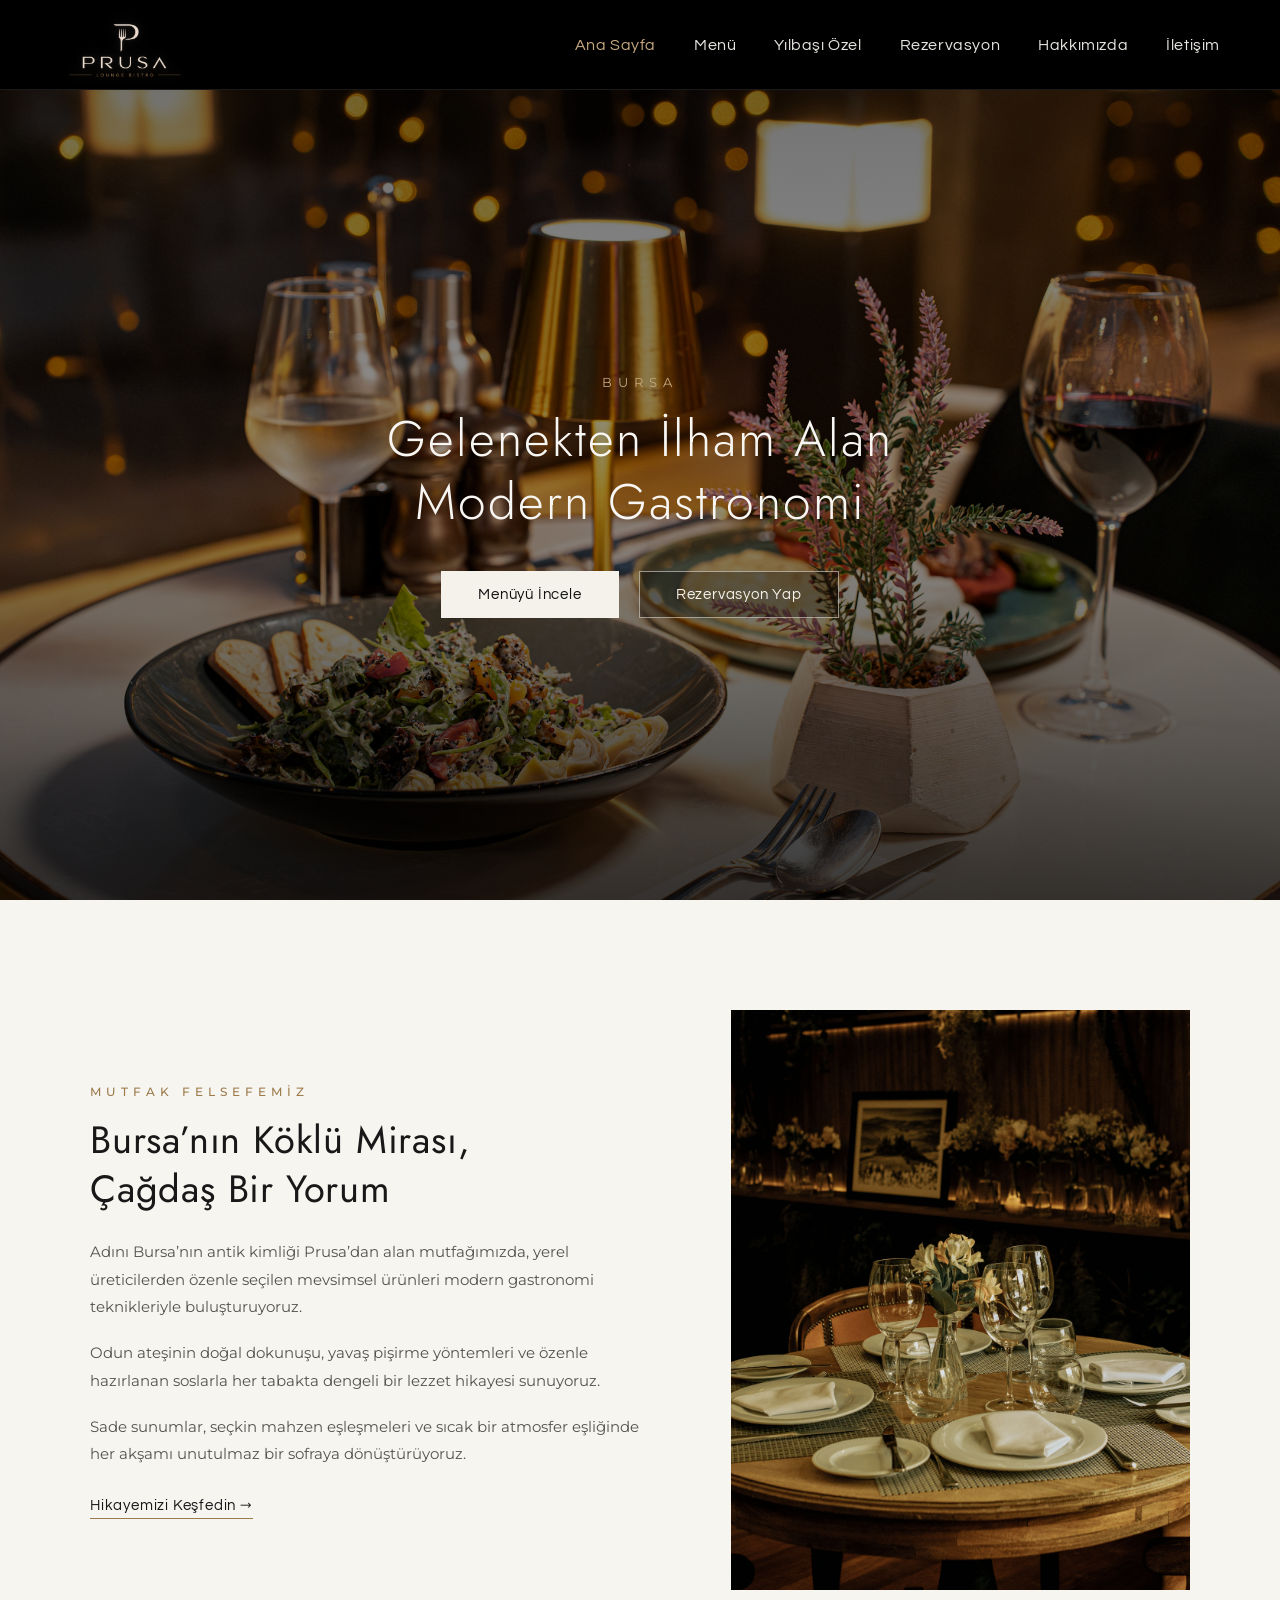
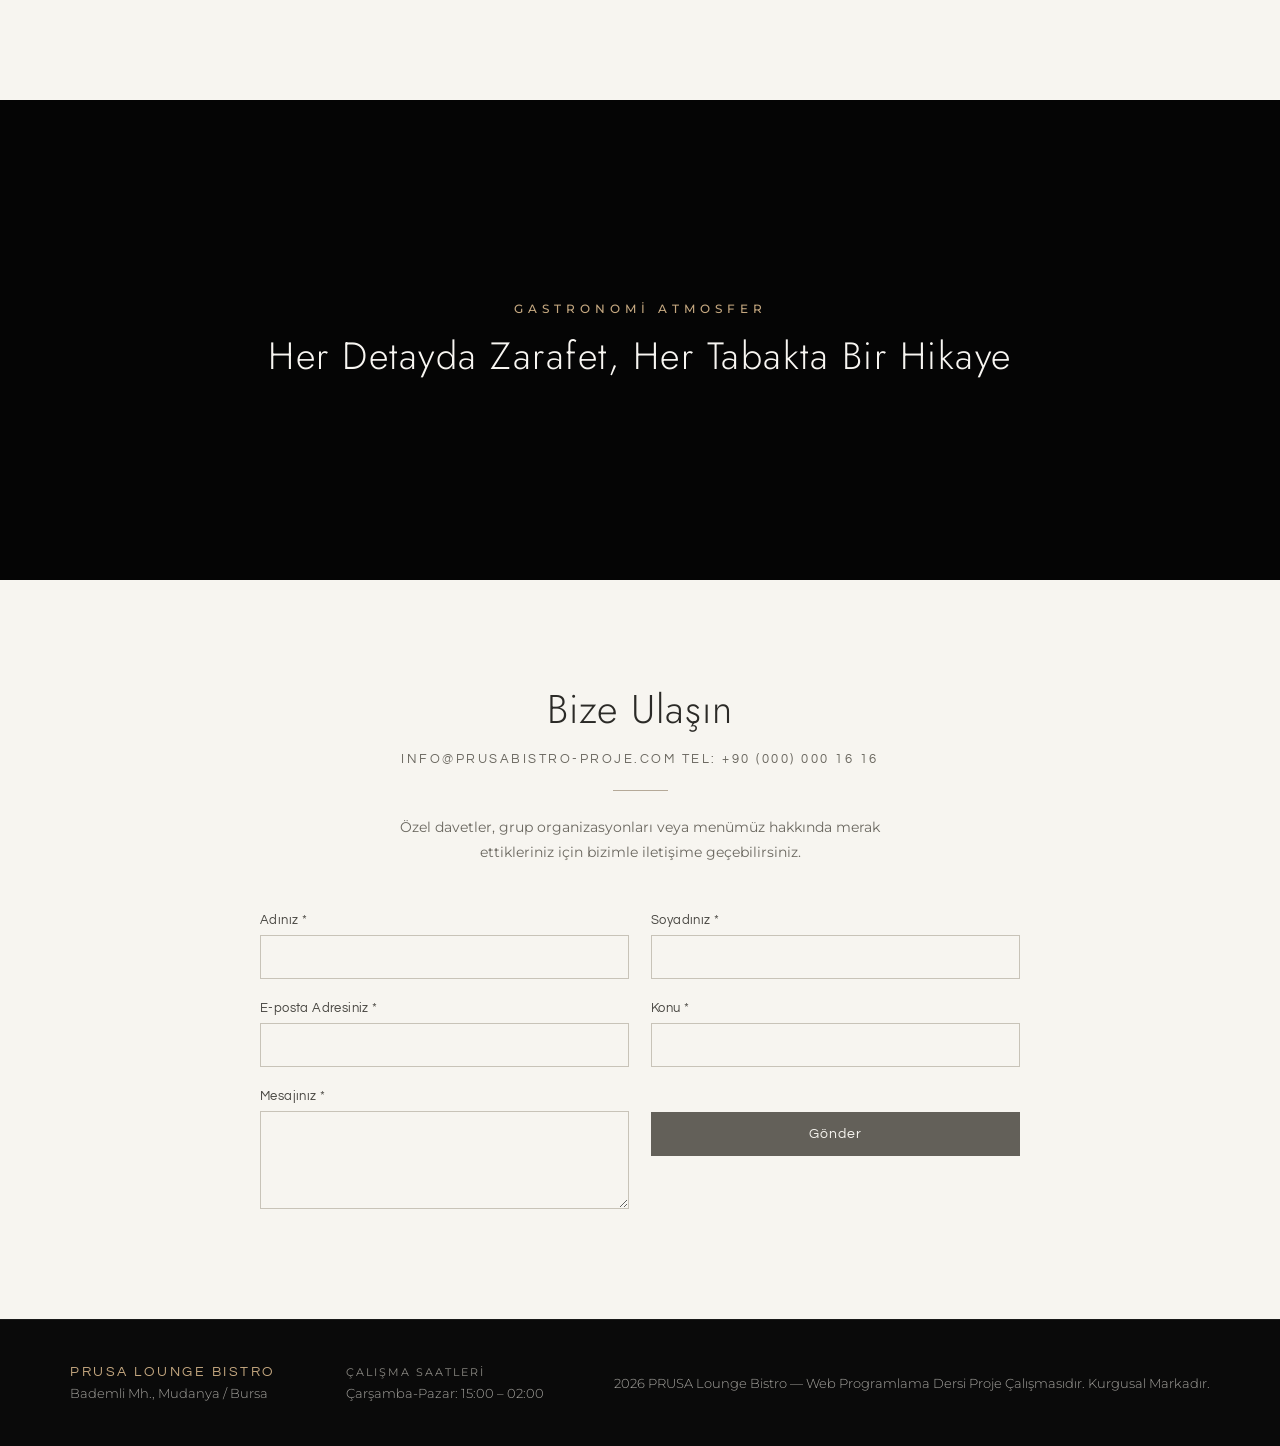
<file: index.html>
<!DOCTYPE html> <!-- Tarayiciya html5 oldugunu bildirme -->
<html>
<head>
    <meta charset="UTF-8"> <!-- Turkce karakterlerin bozulmamasi -->
    <meta name="viewport" content="width=device-width, initial-scale=1.0"> <!-- ekran ölçekleme -->
    <title>PRUSA Lounge & Bistro</title> <!-- Site basligi -->
    <link href="https://fonts.googleapis.com/css2?family=Jost:wght@300;400;500&family=Montserrat:wght@300;400;500;600&family=Questrial&display=swap" rel="stylesheet">
    <link rel="stylesheet" href="css/style.css"> <!-- css dosya baglama -->
</head>
<body>

    <!-- Ust menu alani -->
    <nav class="ust-menu">
        <a href="index.html" class="logo-link"> <!-- Logoya basinca ana sayfa -->
            <img src="images/logop.png">
        </a>
        <!-- Sayfa gecis linkleri -->
        <ul class="menu-linkleri">
            <li><a href="index.html" class="aktif">Ana Sayfa</a></li> <!-- şuan bu sayfa -->
            <li><a href="menu.html">Menü</a></li>
            <li><a href="yilbasi.html">Yılbaşı Özel</a></li>
            <li><a href="rezervasyon.html">Rezervasyon</a></li>
            <li><a href="hakkimizda.html">Hakkımızda</a></li>
            <li><a href="iletisim.html">İletişim</a></li>
        </ul>
    </nav>

    <!-- Ana sayfa karsilama ekrani -->
    <section class="karsilama-alani"> <!-- Arka plan -->
        <div class="karartma-katmani"></div> 
        <div class="karsilama-icerik"> <!-- Ortadaki baslik buton -->
            <span class="alt-baslik">BURSA</span> 
            <h1>Gelenekten İlham Alan<br>Modern Gastronomi</h1>
            <div class="karsilama-butonlar"> <!-- Yonlendirme butonu yan yana -->
                <a href="menu.html" class="altin-buton">Menüyü İncele</a>
                <a href="rezervasyon.html" class="cerceve-buton">Rezervasyon Yap</a>
            </div>
        </div>
    </section>

    <!-- MUTFAK FELSEFESI -->
    <section class="hakkimizda-onizleme">
        <div class="hakkimizda-kutu"> <!-- Yazi ve resim yanyana -->
            <div class="hakkimizda-yazi"> <!-- Tanitim yazisi -->
                <span class="bolum-etiketi">MUTFAK FELSEFEMİZ</span>
                <h2>Bursa’nın Köklü Mirası,<br>Çağdaş Bir Yorum</h2>
                <p>
                    Adını Bursa’nın antik kimliği Prusa’dan alan mutfağımızda, yerel üreticilerden özenle seçilen mevsimsel ürünleri modern gastronomi teknikleriyle buluşturuyoruz.
                </p>
                <p>
                    Odun ateşinin doğal dokunuşu, yavaş pişirme yöntemleri ve özenle hazırlanan soslarla her tabakta dengeli bir lezzet hikayesi sunuyoruz.
                </p>
                <p>
                    Sade sunumlar, seçkin mahzen eşleşmeleri ve sıcak bir atmosfer eşliğinde her akşamı unutulmaz bir sofraya dönüştürüyoruz.
                </p>
                <a href="hakkimizda.html" class="metin-linki">Hikayemizi Keşfedin →</a>
            </div>
            <div class="hakkimizda-resim"> <!-- restoran gorsel -->
                <img src="images/anasayfa2.png" alt="PRUSA Mutfak Felsefesi">
            </div>
        </div>
    </section>

    <!-- Video kismi -->
    <section class="atmosfer-alani">
        <video class="atmosfer-video" autoplay loop muted playsinline>
            <source src="images/mutfakk.mp4" type="video/mp4">
        </video>
        <div class="atmosfer-karartma"></div>
        <div class="atmosfer-icerik">
            <span>GASTRONOMİ  ATMOSFER</span>
            <h2>Her Detayda Zarafet, Her Tabakta Bir Hikaye</h2>
        </div>
    </section>

    <!-- Ana Sayfa Iletisim -->
    <section class="iletisim-bolumu"> <!-- Iletisim arka plan cerceve -->
        <div class="iletisim-kutu"> <!-- formu ortaya sayfanin -->
            <h2>Bize Ulaşın</h2>
            <p class="iletisim-bilgi">INFO@PRUSABISTRO-PROJE.COM    TEL: +90 (000) 000 16 16</p>
            <div class="iletisim-cizgi"></div> <!-- Baslik ile aciklama arasi  cizgi -->
            <p class="iletisim-aciklama"> <!-- mesaj gonderme  aciklama -->
                Özel davetler, grup organizasyonları veya menümüz hakkında merak ettikleriniz için bizimle iletişime geçebilirsiniz.
            </p>
        <!-- action: form gonderilince gidilecek sayfa -->
            <form action="iletisim.html" class="iletisim-formu" onsubmit="alert('Mesajınız alınmıştır. En kısa sürede dönüş yapılacaktır.');">
               <div class="form-satir"> <!-- ad soyad yanyana -->
                    <div class="form-grup">
                        <label for="ad">Adınız *</label> <!-- ada tıklayınca aktif eder -->
                        <input type="text" id="ad" required>
                    </div>
                    <div class="form-grup">
                        <label for="soyad">Soyadınız *</label>
                        <input type="text" id="soyad" required> <!-- zorunlu doldurma -->
                    </div>
                </div>

                <div class="form-satir">
                    <div class="form-grup">
                        <label for="eposta">E-posta Adresiniz *</label>
                        <input type="email" id="eposta" required> <!-- e-posta formatı kontrolü -->
                    </div>
                    <div class="form-grup">
                        <label for="konu">Konu *</label>
                        <input type="text" id="konu" required>
                    </div>
                </div>

                <div class="form-satir form-alt-satir">
                    <div class="form-grup">
                        <label for="mesaj">Mesajınız *</label>
                        <textarea id="mesaj" rows="4" required></textarea> <!-- çok satırlı mesaj alanı -->
                    </div>
                    <div class="form-grup form-buton-alani">
                        <button type="submit" class="gonder-butonu">Gönder</button> <!-- formu gönderen buton -->
                    </div>
                </div>
            </form>
        </div>
    </section>

    <!-- Alt bilgi kismi -->
    <footer class="alt-bilgi">
        <div class="alt-icerik"> <!-- Sutunu yanyana -->
            <div class="alt-marka"> <!-- sol taraf -->
                <span class="alt-baslik-marka">PRUSA LOUNGE BISTRO</span>
                <p>Bademli Mh., Mudanya / Bursa</p>
            </div>
            <div class="alt-saatler">
                <span>ÇALIŞMA SAATLERİ</span>
                <p>Çarşamba-Pazar: 15:00 – 02:00</p>
            </div>
            <div class="alt-telif">
                <p>2026 PRUSA Lounge Bistro — Web Programlama Dersi Proje Çalışmasıdır. Kurgusal Markadır.</p>
            </div>
        </div>
    </footer>

</body>
</html>
</file>
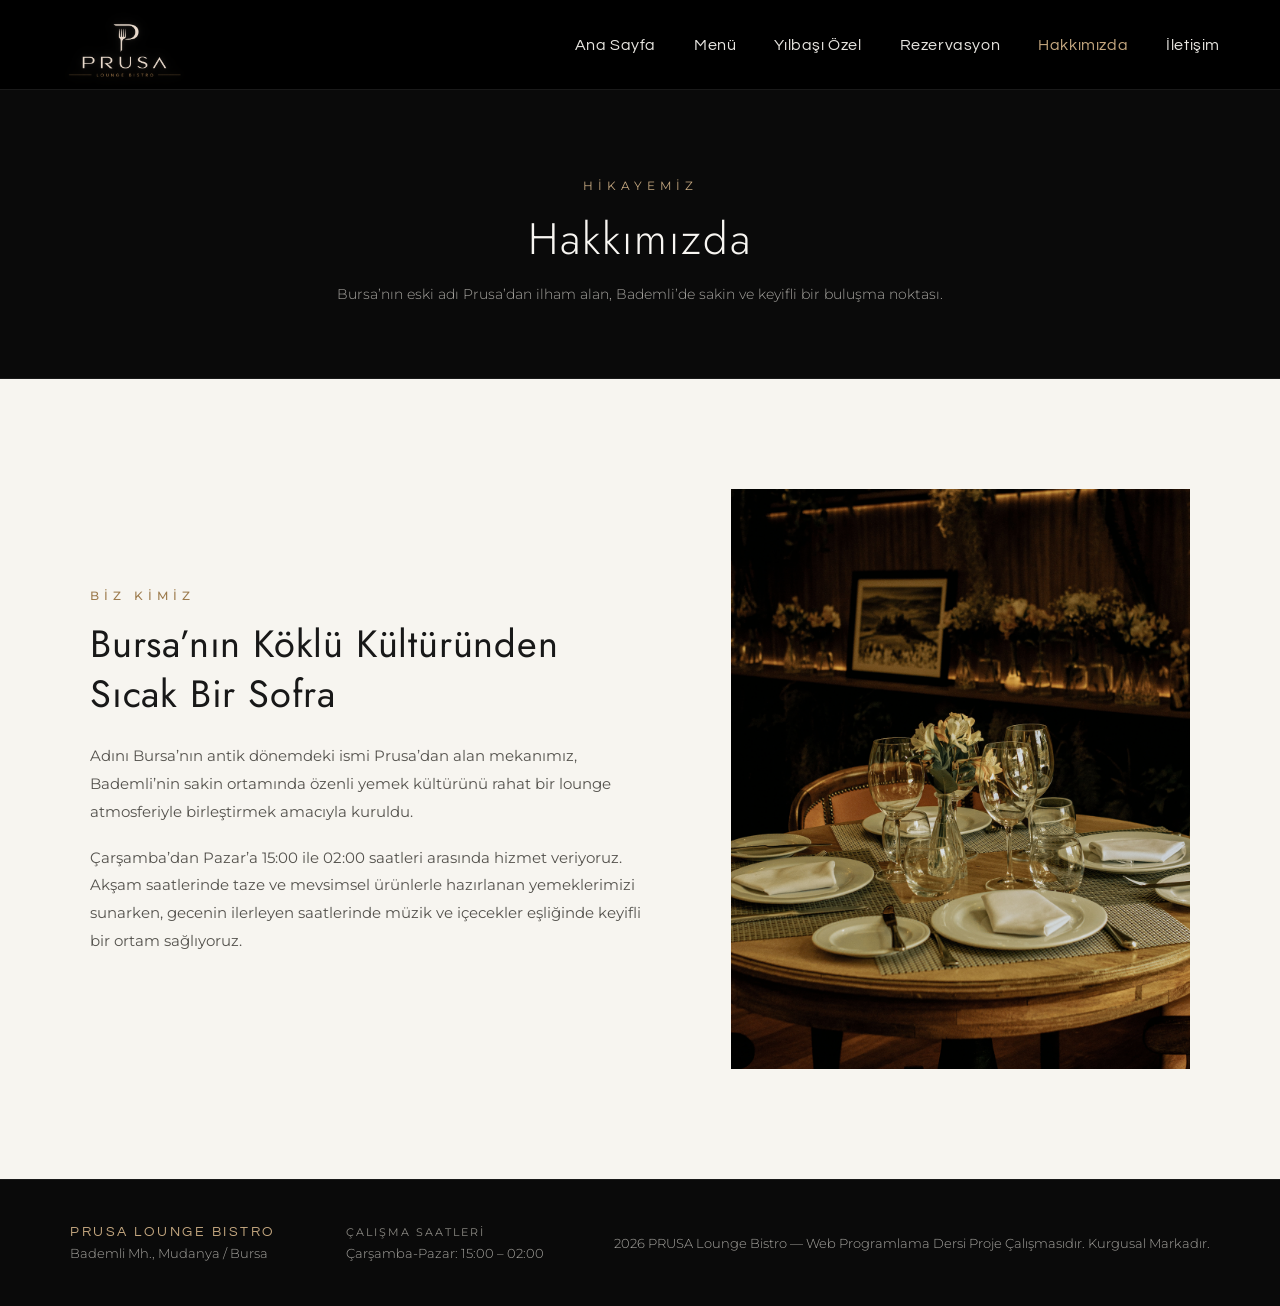
<file: hakkimizda.html>
<!DOCTYPE html> <!-- Tarayiciya html5 oldugunu bildirme -->
<html>
<head>
    <meta charset="UTF-8"> <!-- Turkce karakterler bozulmasin -->
    <meta name="viewport" content="width=device-width, initial-scale=1.0">
    <title>PRUSA Lounge & Bistro</title>
    <link href="https://fonts.googleapis.com/css2?family=Jost:wght@300;400;500&family=Montserrat:wght@300;400;500;600&family=Questrial&display=swap" rel="stylesheet">
    <link rel="stylesheet" href="css/style.css">
</head>
<body>

    <!-- Ust menu alani -->
    <nav class="ust-menu">
        <a href="index.html" class="logo-link">
            <img src="images/logop.png">
        </a>

        <ul class="menu-linkleri">
            <li><a href="index.html">Ana Sayfa</a></li>
            <li><a href="menu.html">Menü</a></li>
            <li><a href="yilbasi.html">Yılbaşı Özel</a></li>
            <li><a href="rezervasyon.html">Rezervasyon</a></li>
            <li><a href="hakkimizda.html" class="aktif">Hakkımızda</a></li>
            <li><a href="iletisim.html">İletişim</a></li>
        </ul>
    </nav>

    <!-- Alt sayfa ust baslik alani -->
    <header class="sayfa-baslik">
        <span class="bolum-etiketi">HİKAYEMİZ</span>
        <h1>Hakkımızda</h1>
        <p>Bursa’nın eski adı Prusa’dan ilham alan, Bademli’de sakin ve keyifli bir buluşma noktası.</p>
    </header>

    <!-- Ana hikaye bolumu -->
    <section class="hakkimizda-onizleme">
        <div class="hakkimizda-kutu">
            <div class="hakkimizda-yazi">
                <span class="bolum-etiketi">BİZ KİMİZ</span>
                <h2>Bursa’nın Köklü Kültüründen<br>Sıcak Bir Sofra</h2>
                <p>
                    Adını Bursa’nın antik dönemdeki ismi Prusa’dan alan mekanımız, Bademli’nin sakin ortamında özenli yemek kültürünü rahat bir lounge atmosferiyle birleştirmek amacıyla kuruldu.
                </p>
                <p>
                    Çarşamba’dan Pazar’a 15:00 ile 02:00 saatleri arasında hizmet veriyoruz. Akşam saatlerinde taze ve mevsimsel ürünlerle hazırlanan yemeklerimizi sunarken, gecenin ilerleyen saatlerinde müzik ve içecekler eşliğinde keyifli bir ortam sağlıyoruz.
                </p>
            </div>
            <div class="hakkimizda-resim">
                <img src="images/anasayfa2.png">
            </div>
        </div>
    </section>

    <!-- Alt bilgi alani -->
    <footer class="alt-bilgi">
        <div class="alt-icerik">
            <div class="alt-marka">
                <span class="alt-baslik-marka">PRUSA LOUNGE BISTRO</span>
                <p>Bademli Mh., Mudanya / Bursa</p>
            </div>
            <div class="alt-saatler">
                <span>ÇALIŞMA SAATLERİ</span>
                <p>Çarşamba-Pazar: 15:00 – 02:00</p>
            </div>
            <div class="alt-telif">
                <p>2026 PRUSA Lounge Bistro — Web Programlama Dersi Proje Çalışmasıdır. Kurgusal Markadır.</p>
            </div>
        </div>
    </footer>

</body>
</html>
</file>
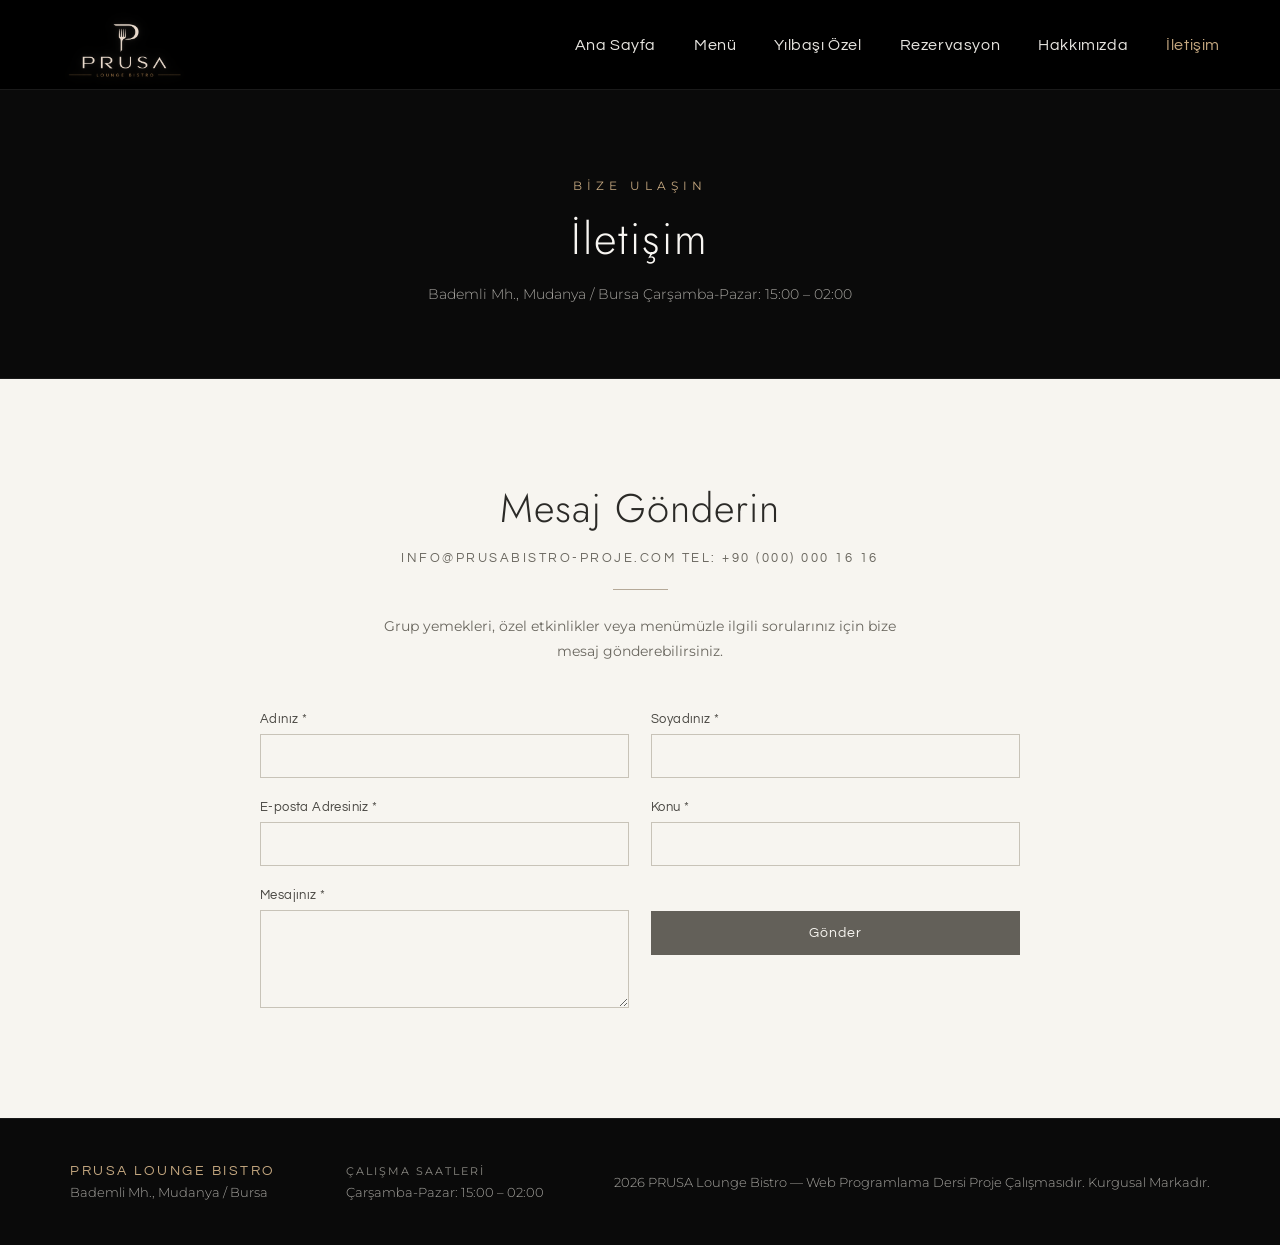
<file: iletisim.html>
<!DOCTYPE html> <!-- Tarayiciya html5 oldugunu bildirme -->
<html>
<head>
    <meta charset="UTF-8"> <!-- Turkce karakterler bozulmasin -->
    <meta name="viewport" content="width=device-width, initial-scale=1.0">
    <title>PRUSA Lounge & Bistro</title>
    <link href="https://fonts.googleapis.com/css2?family=Jost:wght@300;400;500&family=Montserrat:wght@300;400;500;600&family=Questrial&display=swap" rel="stylesheet">
    <link rel="stylesheet" href="css/style.css">
</head>
<body>

    <!-- Ust menu alani -->
    <nav class="ust-menu">
        <a href="index.html" class="logo-link">
            <img src="images/logop.png" alt="PRUSA Lounge & Bistro">
        </a>

        <ul class="menu-linkleri">
            <li><a href="index.html">Ana Sayfa</a></li>
            <li><a href="menu.html">Menü</a></li>
            <li><a href="yilbasi.html">Yılbaşı Özel</a></li>
            <li><a href="rezervasyon.html">Rezervasyon</a></li>
            <li><a href="hakkimizda.html">Hakkımızda</a></li>
            <li><a href="iletisim.html" class="aktif">İletişim</a></li>
        </ul>
    </nav>

    <!-- Alt sayfa ust baslik alani -->
    <header class="sayfa-baslik">
        <span class="bolum-etiketi">BİZE ULAŞIN</span>
        <h1>İletişim</h1>
        <p>Bademli Mh., Mudanya / Bursa Çarşamba-Pazar: 15:00 – 02:00</p>
    </header>

    <!-- Iletisim formu bolumu -->
    <section class="iletisim-bolumu">
        <div class="iletisim-kutu">
            <h2>Mesaj Gönderin</h2>
            <p class="iletisim-bilgi">INFO@PRUSABISTRO-PROJE.COM TEL: +90 (000) 000 16 16</p>
            <div class="iletisim-cizgi"></div>
            <p class="iletisim-aciklama">
                Grup yemekleri, özel etkinlikler veya menümüzle ilgili sorularınız için bize mesaj gönderebilirsiniz.
            </p>

            <form action="iletisim.html" class="iletisim-formu" onsubmit="alert('Mesajınız alınmıştır. En kısa sürede dönüş yapılacaktır.');">
                <div class="form-satir">
                    <div class="form-grup">
                        <label for="ad">Adınız *</label>
                        <input type="text" id="ad" required>
                    </div>
                    <div class="form-grup">
                        <label for="soyad">Soyadınız *</label>
                        <input type="text" id="soyad" required>
                    </div>
                </div>

                <div class="form-satir">
                    <div class="form-grup">
                        <label for="eposta">E-posta Adresiniz *</label>
                        <input type="email" id="eposta" required>
                    </div>
                    <div class="form-grup">
                        <label for="konu">Konu *</label>
                        <input type="text" id="konu" required>
                    </div>
                </div>

                <div class="form-satir form-alt-satir">
                    <div class="form-grup">
                        <label for="mesaj">Mesajınız *</label>
                        <textarea id="mesaj" rows="4" required></textarea>
                    </div>
                    <div class="form-grup form-buton-alani">
                        <button type="submit" class="gonder-butonu">Gönder</button>
                    </div>
                </div>
            </form>
        </div>
    </section>

    <!-- Alt bilgi alani -->
    <footer class="alt-bilgi">
        <div class="alt-icerik">
            <div class="alt-marka">
                <span class="alt-baslik-marka">PRUSA LOUNGE BISTRO</span>
                <p>Bademli Mh., Mudanya / Bursa</p>
            </div>
            <div class="alt-saatler">
                <span>ÇALIŞMA SAATLERİ</span>
                <p>Çarşamba-Pazar: 15:00 – 02:00</p>
            </div>
            <div class="alt-telif">
                <p>2026 PRUSA Lounge Bistro — Web Programlama Dersi Proje Çalışmasıdır. Kurgusal Markadır.</p>
            </div>
        </div>
    </footer>

</body>
</html>
</file>
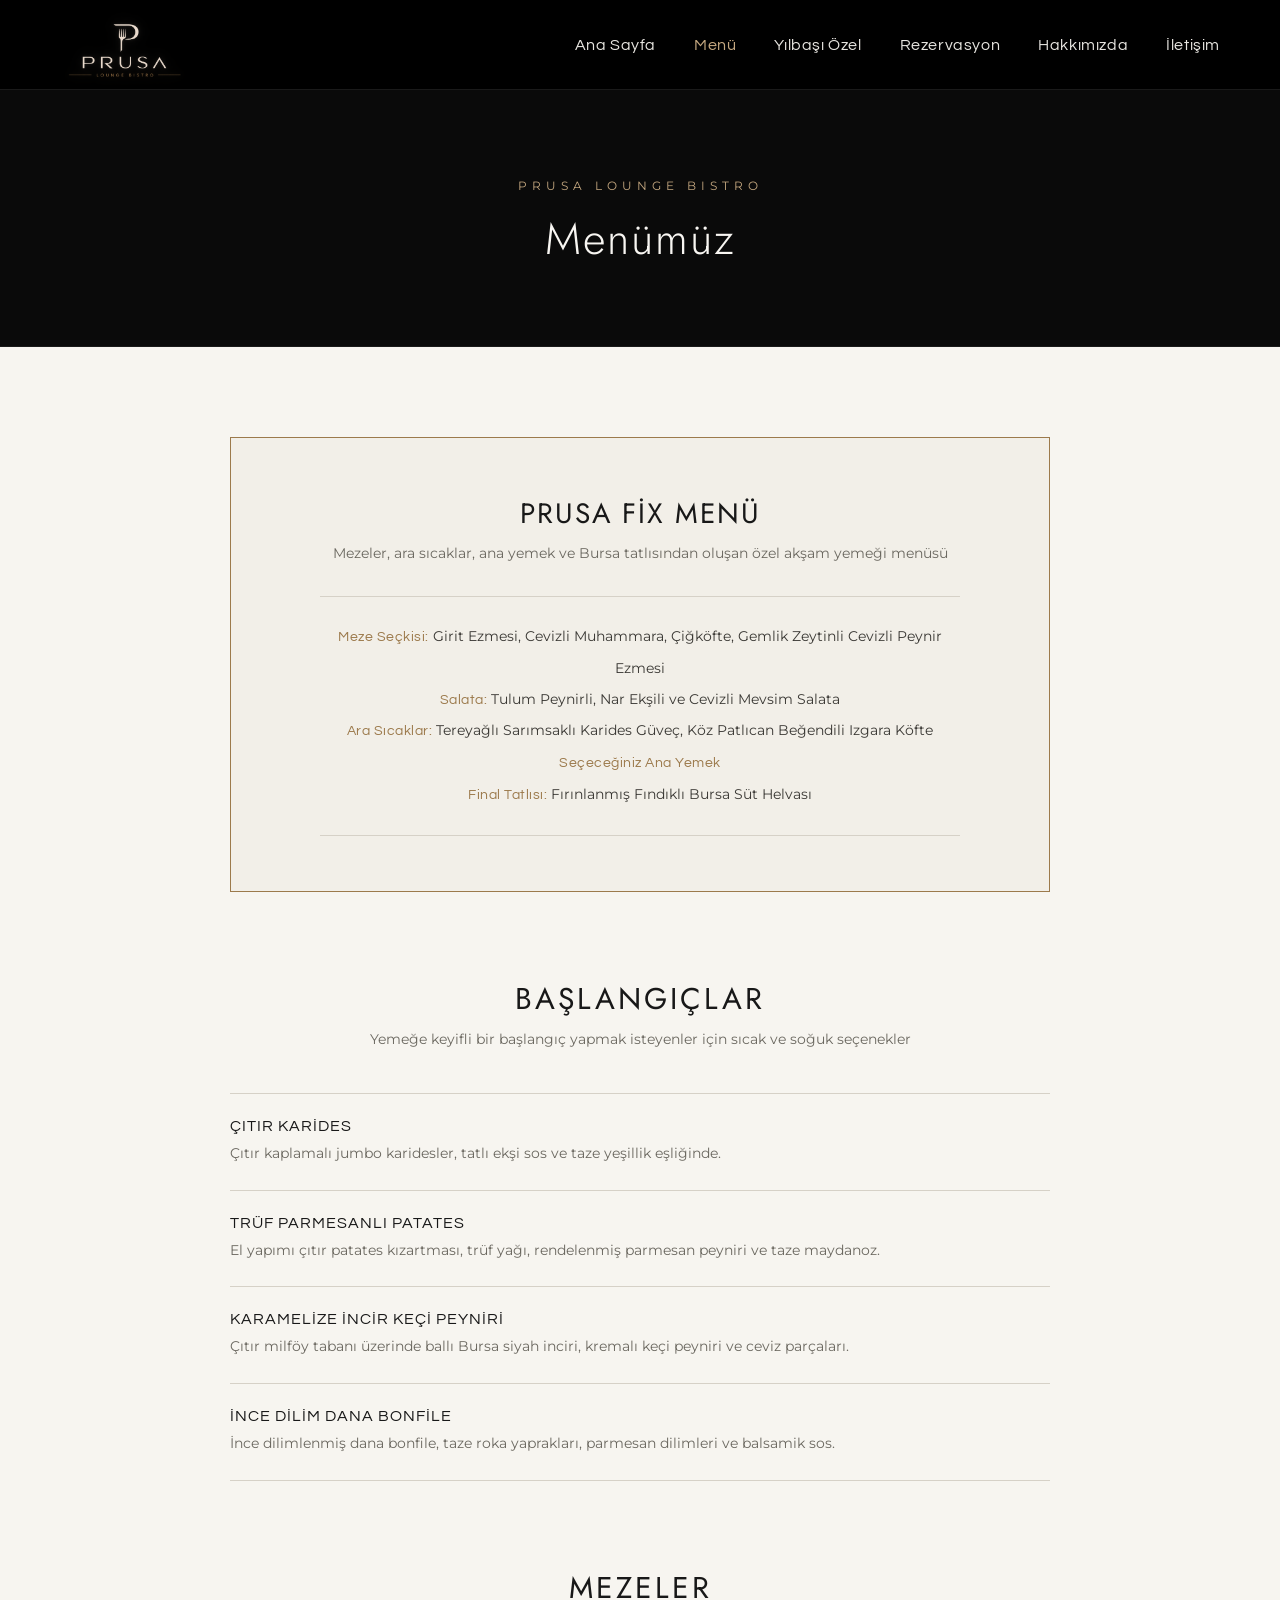
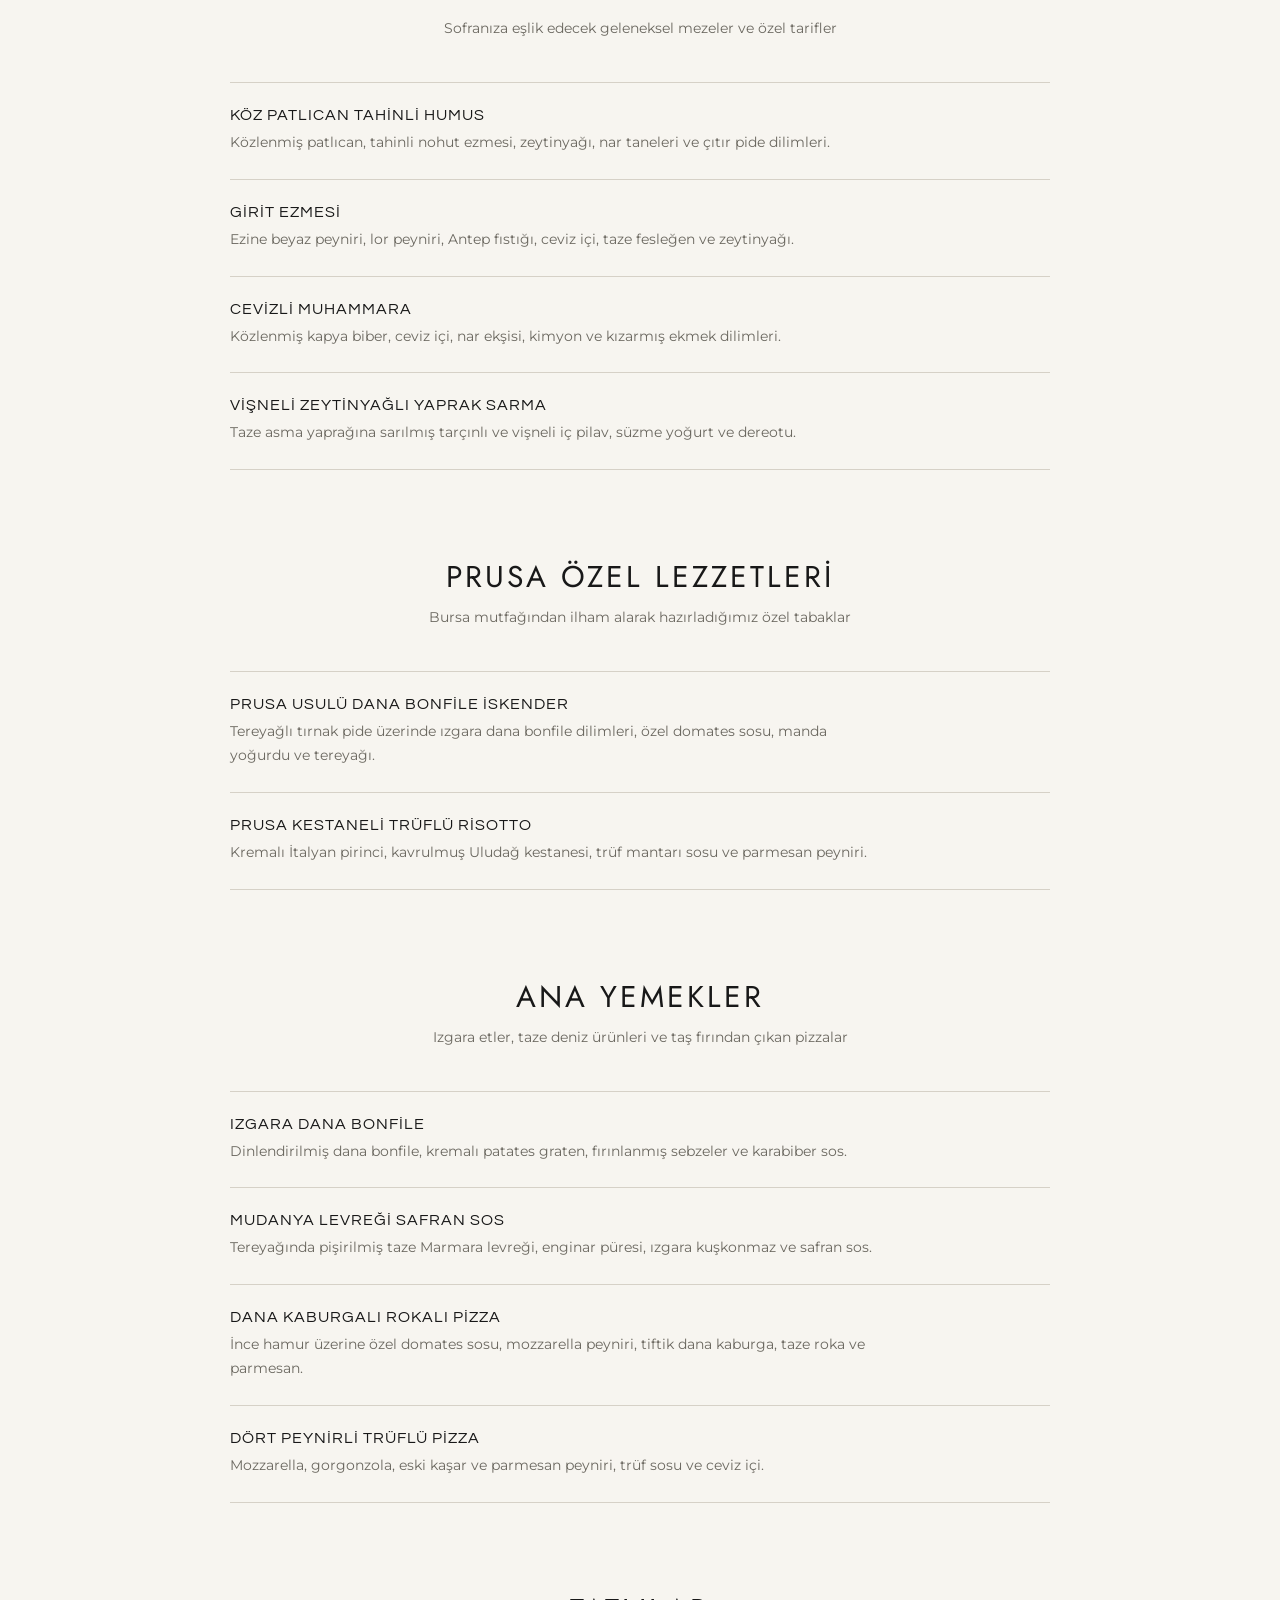
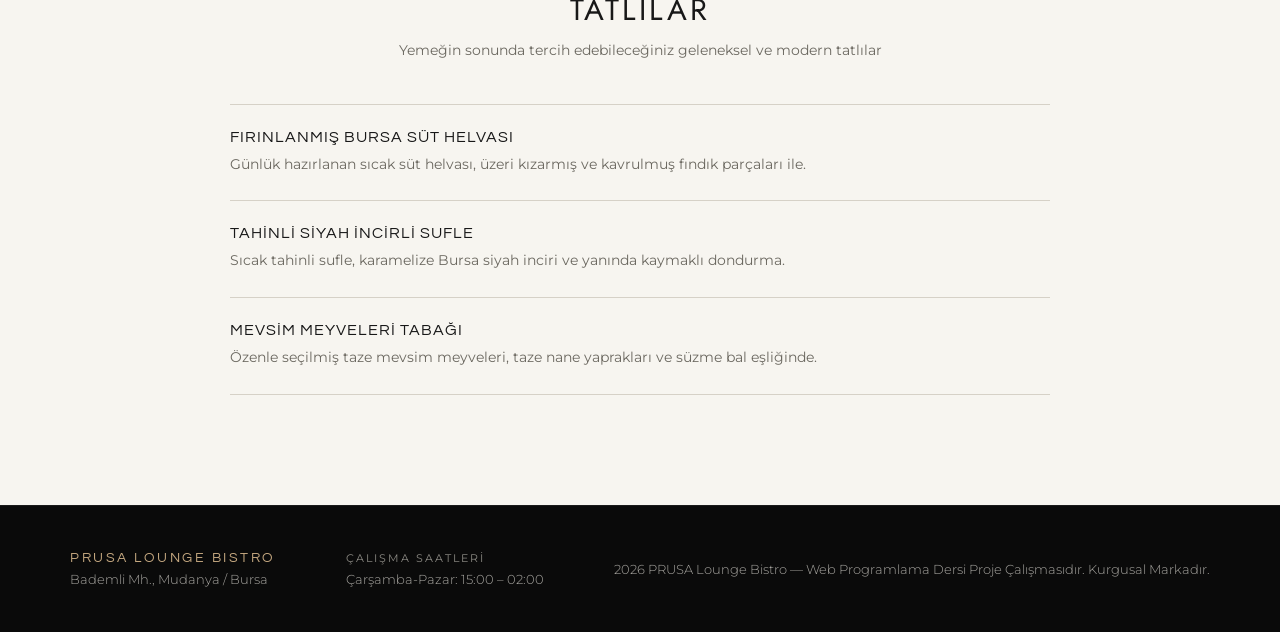
<file: menu.html>
<!DOCTYPE html> <!-- Tarayiciya html5 oldugunu bildirme -->
<html>
<head>
    <meta charset="UTF-8"> <!-- Turkce karakter bozulmasin -->
    <meta name="viewport" content="width=device-width, initial-scale=1.0">
    <title>Menü | PRUSA Lounge & Bistro</title> <!-- sayfa ismi -->
    <link href="https://fonts.googleapis.com/css2?family=Jost:wght@300;400;500&family=Montserrat:wght@300;400;500;600&family=Questrial&display=swap" rel="stylesheet">
    <link rel="stylesheet" href="css/style.css">
</head>
<body>

    <!-- Ust menu alani -->
    <nav class="ust-menu">
        <a href="index.html" class="logo-link"> <!-- Logoyu sola linkler saga -->
            <img src="images/logop.png">
        </a>
        <!-- Sayfa gecis linkleri -->
        <ul class="menu-linkleri">
            <li><a href="index.html">Ana Sayfa</a></li>
            <li><a href="menu.html" class="aktif">Menü</a></li>
            <li><a href="yilbasi.html">Yılbaşı Özel</a></li>
            <li><a href="rezervasyon.html">Rezervasyon</a></li>
            <li><a href="hakkimizda.html">Hakkımızda</a></li>
            <li><a href="iletisim.html">İletişim</a></li>
        </ul>
    </nav>

    <!-- Alt sayfa ust baslik alani -->
    <header class="sayfa-baslik"> <!-- siyah arka plan/metni ortalama -->
        <span>PRUSA LOUNGE BISTRO</span>
        <h1>Menümüz</h1>
    </header>

    <!-- Fiks menu ve yemek kategorileri alani -->
    <section class="menu-bolumu">  <!-- arka plan ve bosluk tanimlama -->
        <div class="menu-kutu"> <!-- menuyu sayfa ortasinda toplayan yer -->

            <!-- EN UST: PRUSA OZEL FIKS MENU -->
            <div class="fiks-menu-kutu"> <!-- fiks menu kutusu -->
                <h2>PRUSA FİX MENÜ</h2>
                <p class="fiks-alt-baslik">Mezeler, ara sıcaklar, ana yemek ve Bursa tatlısından oluşan özel akşam yemeği menüsü</p>
                
                <div class="fiks-icerik"> <!-- fiks menu -->
                    <p><strong>Meze Seçkisi:</strong> Girit Ezmesi, Cevizli Muhammara, Çiğköfte, Gemlik Zeytinli Cevizli Peynir Ezmesi</p> <!-- strong etiketi yaziyi kalin yapar -->
                    <p><strong>Salata:</strong> Tulum Peynirli, Nar Ekşili ve Cevizli Mevsim Salata</p>
                    <p><strong>Ara Sıcaklar:</strong> Tereyağlı Sarımsaklı Karides Güveç, Köz Patlıcan Beğendili Izgara Köfte</p>
                    <p><strong>Seçeceğiniz Ana Yemek</strong></p>
                    <p><strong>Final Tatlısı:</strong> Fırınlanmış Fındıklı Bursa Süt Helvası</p>
                </div>
            </div>

            <!-- Baslangiclar kismi -->
            <div class="menu-kategori"> <!-- kategoriye ayirma -->
                <div class="kategori-baslik"> <!-- kategori baslik aciklama -->
                    <h2>BAŞLANGIÇLAR</h2>
                    <p>Yemeğe keyifli bir başlangıç yapmak isteyenler için sıcak ve soğuk seçenekler</p>
                </div>

                <div class="menu-listesi"> <!-- menudekileri listeleme -->
                    <div class="menu-ogesi"> <!-- tek yemek kutulari -->
                        <div class="menu-oge-ust">
                            <span class="yemek-adi">ÇITIR KARİDES</span> <!-- yemek adi -->
                        </div>
                        <p class="yemek-aciklama">Çıtır kaplamalı jumbo karidesler, tatlı ekşi sos ve taze yeşillik eşliğinde.</p> <!-- yemek aciklama -->
                    </div>

                    <div class="menu-ogesi">
                        <div class="menu-oge-ust">
                            <span class="yemek-adi">TRÜF  PARMESANLI PATATES</span>
                        </div>
                        <p class="yemek-aciklama">El yapımı çıtır patates kızartması, trüf yağı, rendelenmiş parmesan peyniri ve taze maydanoz.</p>
                    </div>

                    <div class="menu-ogesi">
                        <div class="menu-oge-ust">
                            <span class="yemek-adi">KARAMELİZE İNCİR  KEÇİ PEYNİRİ</span>
                        </div>
                        <p class="yemek-aciklama">Çıtır milföy tabanı üzerinde ballı Bursa siyah inciri, kremalı keçi peyniri ve ceviz parçaları.</p>
                    </div>

                    <div class="menu-ogesi">
                        <div class="menu-oge-ust">
                            <span class="yemek-adi">İNCE DİLİM DANA BONFİLE</span>
                        </div>
                        <p class="yemek-aciklama">İnce dilimlenmiş dana bonfile, taze roka yaprakları, parmesan dilimleri ve balsamik sos.</p>
                    </div>
                </div>
            </div>

            <!-- Mezeler kismi -->
            <div class="menu-kategori">
                <div class="kategori-baslik">
                    <h2>MEZELER</h2>
                    <p>Sofranıza eşlik edecek geleneksel mezeler ve özel tarifler</p>
                </div>

                <div class="menu-listesi">
                    <div class="menu-ogesi">
                        <div class="menu-oge-ust">
                            <span class="yemek-adi">KÖZ PATLICAN  TAHİNLİ HUMUS</span>
                        </div>
                        <p class="yemek-aciklama">Közlenmiş patlıcan, tahinli nohut ezmesi, zeytinyağı, nar taneleri ve çıtır pide dilimleri.</p>
                    </div>

                    <div class="menu-ogesi">
                        <div class="menu-oge-ust">
                            <span class="yemek-adi">GİRİT EZMESİ</span>
                        </div>
                        <p class="yemek-aciklama">Ezine beyaz peyniri, lor peyniri, Antep fıstığı, ceviz içi, taze fesleğen ve zeytinyağı.</p>
                    </div>

                    <div class="menu-ogesi">
                        <div class="menu-oge-ust">
                            <span class="yemek-adi">CEVİZLİ MUHAMMARA</span>
                        </div>
                        <p class="yemek-aciklama">Közlenmiş kapya biber, ceviz içi, nar ekşisi, kimyon ve kızarmış ekmek dilimleri.</p>
                    </div>

                    <div class="menu-ogesi">
                        <div class="menu-oge-ust">
                            <span class="yemek-adi">VİŞNELİ ZEYTİNYAĞLI YAPRAK SARMA</span>
                        </div>
                        <p class="yemek-aciklama">Taze asma yaprağına sarılmış tarçınlı ve vişneli iç pilav, süzme yoğurt ve dereotu.</p>
                    </div>
                </div>
            </div>

            <!-- Prusa lezzetleri kismi -->
            <div class="menu-kategori">
                <div class="kategori-baslik">
                    <h2>PRUSA ÖZEL LEZZETLERİ</h2>
                    <p>Bursa mutfağından ilham alarak hazırladığımız özel tabaklar</p>
                </div>

                <div class="menu-listesi">
                    <div class="menu-ogesi">
                        <div class="menu-oge-ust">
                            <span class="yemek-adi">PRUSA USULÜ DANA BONFİLE İSKENDER</span>
                        </div>
                        <p class="yemek-aciklama">Tereyağlı tırnak pide üzerinde ızgara dana bonfile dilimleri, özel domates sosu, manda yoğurdu ve tereyağı.</p>
                    </div>

                    <div class="menu-ogesi">
                        <div class="menu-oge-ust">
                            <span class="yemek-adi">PRUSA KESTANELİ TRÜFLÜ RİSOTTO</span>
                        </div>
                        <p class="yemek-aciklama">Kremalı İtalyan pirinci, kavrulmuş Uludağ kestanesi, trüf mantarı sosu ve parmesan peyniri.</p>
                    </div>
                </div>
            </div>

            <!-- Ana yemekler kismi -->
            <div class="menu-kategori">
                <div class="kategori-baslik">
                    <h2>ANA YEMEKLER</h2>
                    <p>Izgara etler, taze deniz ürünleri ve taş fırından çıkan pizzalar</p>
                </div>

                <div class="menu-listesi">
                    <div class="menu-ogesi">
                        <div class="menu-oge-ust">
                            <span class="yemek-adi">IZGARA DANA BONFİLE</span>
                        </div>
                        <p class="yemek-aciklama">Dinlendirilmiş dana bonfile, kremalı patates graten, fırınlanmış sebzeler ve karabiber sos.</p>
                    </div>

                    <div class="menu-ogesi">
                        <div class="menu-oge-ust">
                            <span class="yemek-adi">MUDANYA LEVREĞİ  SAFRAN SOS</span>
                        </div>
                        <p class="yemek-aciklama">Tereyağında pişirilmiş taze Marmara levreği, enginar püresi, ızgara kuşkonmaz ve safran sos.</p>
                    </div>

                    <div class="menu-ogesi">
                        <div class="menu-oge-ust">
                            <span class="yemek-adi">DANA KABURGALI  ROKALI PİZZA</span>
                        </div>
                        <p class="yemek-aciklama">İnce hamur üzerine özel domates sosu, mozzarella peyniri, tiftik dana kaburga, taze roka ve parmesan.</p>
                    </div>

                    <div class="menu-ogesi">
                        <div class="menu-oge-ust">
                            <span class="yemek-adi">DÖRT PEYNİRLİ  TRÜFLÜ PİZZA</span>
                        </div>
                        <p class="yemek-aciklama">Mozzarella, gorgonzola, eski kaşar ve parmesan peyniri, trüf sosu ve ceviz içi.</p>
                    </div>
                </div>
            </div>

            <!-- Tatlilar kismi -->
            <div class="menu-kategori">
                <div class="kategori-baslik">
                    <h2>TATLILAR</h2>
                    <p>Yemeğin sonunda tercih edebileceğiniz geleneksel ve modern tatlılar</p>
                </div>

                <div class="menu-listesi">
                    <div class="menu-ogesi">
                        <div class="menu-oge-ust">
                            <span class="yemek-adi">FIRINLANMIŞ BURSA SÜT HELVASI</span>
                        </div>
                        <p class="yemek-aciklama">Günlük hazırlanan sıcak süt helvası, üzeri kızarmış ve kavrulmuş fındık parçaları ile.</p>
                    </div>

                    <div class="menu-ogesi">
                        <div class="menu-oge-ust">
                            <span class="yemek-adi">TAHİNLİ  SİYAH İNCİRLİ SUFLE</span>
                        </div>
                        <p class="yemek-aciklama">Sıcak tahinli sufle, karamelize Bursa siyah inciri ve yanında kaymaklı dondurma.</p>
                    </div>

                    <div class="menu-ogesi">
                        <div class="menu-oge-ust">
                            <span class="yemek-adi">MEVSİM MEYVELERİ TABAĞI</span>
                        </div>
                        <p class="yemek-aciklama">Özenle seçilmiş taze mevsim meyveleri, taze nane yaprakları ve süzme bal eşliğinde.</p>
                    </div>
                </div>
            </div>

        </div>
    </section>

    <!-- Alt bilgi alani -->
    <footer class="alt-bilgi">
        <div class="alt-icerik"> <!-- sutunlar yan yana -->
            <div class="alt-marka">
                <span class="alt-baslik-marka">PRUSA LOUNGE BISTRO</span>
                <p>Bademli Mh., Mudanya / Bursa</p>
            </div>
            <div class="alt-saatler">
                <span>ÇALIŞMA SAATLERİ</span>
                <p>Çarşamba-Pazar: 15:00 – 02:00</p>
            </div>
            <div class="alt-telif"> <!-- proje notu -->
                <p>2026 PRUSA Lounge Bistro — Web Programlama Dersi Proje Çalışmasıdır. Kurgusal Markadır.</p>
            </div>
        </div>
    </footer>

</body>
</html>
</file>
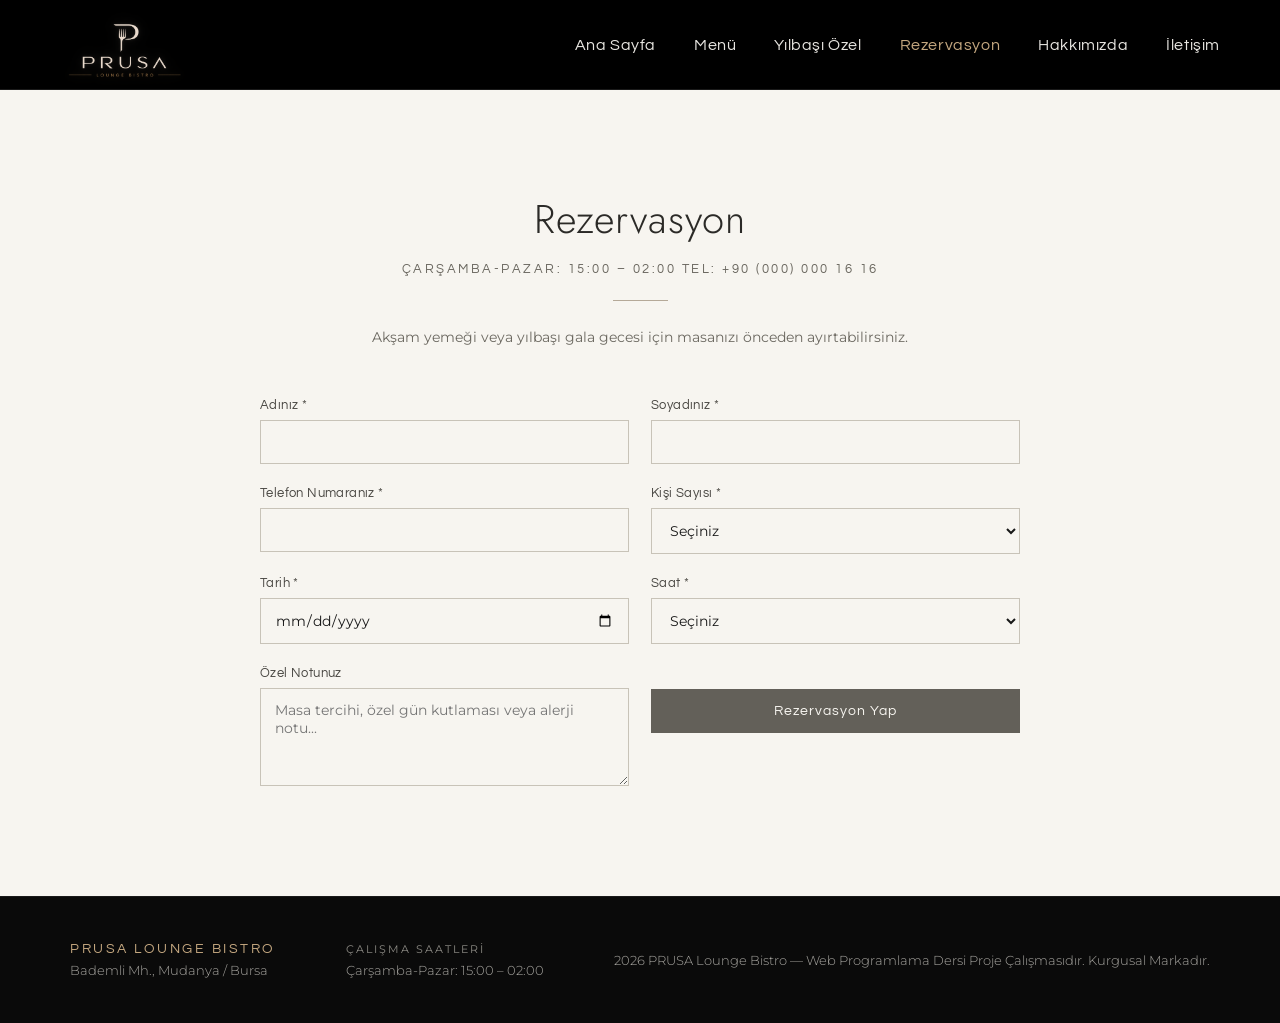
<file: rezervasyon.html>
<!DOCTYPE html> <!-- Tarayiciya html5 oldugunu bildirme -->
<html>
<head>
    <meta charset="UTF-8"> <!-- Turkce karakter bozulmasin -->
    <meta name="viewport" content="width=device-width, initial-scale=1.0">
    <title>Rezervasyon | PRUSA Lounge & Bistro</title>
    <link href="https://fonts.googleapis.com/css2?family=Jost:wght@300;400;500&family=Montserrat:wght@300;400;500;600&family=Questrial&display=swap" rel="stylesheet">
    <link rel="stylesheet" href="css/style.css">
</head>
<body>

    <!-- Ust menu alani -->
    <nav class="ust-menu">
        <a href="index.html" class="logo-link"> <!-- Logoyu sola linkleri saga -->
            <img src="images/logop.png">
        </a>

        <!-- Sayfa gecis linkleri -->
        <ul class="menu-linkleri">
            <li><a href="index.html">Ana Sayfa</a></li>
            <li><a href="menu.html">Menü</a></li>
            <li><a href="yilbasi.html">Yılbaşı Özel</a></li>
            <li><a href="rezervasyon.html" class="aktif">Rezervasyon</a></li>
            <li><a href="hakkimizda.html">Hakkımızda</a></li>
            <li><a href="iletisim.html">İletişim</a></li>
        </ul>
    </nav>

    <!-- Rezervasyon form alani -->
    <section class="iletisim-bolumu">
        <div class="iletisim-kutu">
            <h2>Rezervasyon</h2>
            <p class="iletisim-bilgi">ÇARŞAMBA-PAZAR: 15:00 – 02:00 TEL: +90 (000) 000 16 16</p>
            <div class="iletisim-cizgi"></div> <!--ayirici cizgi -->
            <p class="iletisim-aciklama">
                Akşam yemeği veya yılbaşı gala gecesi için masanızı önceden ayırtabilirsiniz.
            </p>

            <form action="rezervasyon.html" class="iletisim-formu" onsubmit="alert('Rezervasyon talebiniz alınmıştır. En kısa sürede dönüş yapılacaktır.');">
                <div class="form-satir"> <!-- Iki kutuyu yan yana tutan satir -->
                    <div class="form-grup">
                        <label for="ad">Adınız *</label>
                        <input type="text" id="ad" required>
                    </div>
                    <div class="form-grup">
                        <label for="soyad">Soyadınız *</label>
                        <input type="text" id="soyad" required>
                    </div>
                </div>

                <div class="form-satir">
                    <div class="form-grup">
                        <label for="telefon">Telefon Numaranız *</label>
                        <input type="tel" id="telefon" required> <!-- Telefon numarasi giris alani -->
                    </div>
                    <div class="form-grup">
                        <label for="kisi">Kişi Sayısı *</label>
                        <!-- Acilir secim listesi -->
                        <select id="kisi" required>
                            <option value="" disabled selected>Seçiniz</option>
                            <option value="1 Kişi">1 Kişi</option>
                            <option value="2 Kişi">2 Kişi</option>
                            <option value="3 Kişi">3 Kişi</option>
                            <option value="4 Kişi">4 Kişi</option>
                            <option value="5 Kişi">5 Kişi</option>
                            <option value="6+ Kişi">6+ Kişi</option>
                        </select>
                    </div>
                </div>

                <div class="form-satir">
                    <div class="form-grup">
                        <label for="tarih">Tarih *</label>
                        <input type="date" id="tarih" required> <!-- Takvim secici kutusu -->
                    </div>
                    <div class="form-grup">
                        <label for="saat">Saat *</label>
                        <select id="saat" required>
                            <option value="" disabled selected>Seçiniz</option>
                            <option value="15:00">15:00</option>
                            <option value="17:00">17:00</option>
                            <option value="19:00">19:00</option>
                            <option value="20:00">20:00 (Yılbaşı Gala)</option>
                            <option value="21:00">21:00</option>
                            <option value="22:30">22:30</option>
                            <option value="00:00">00:00 (Lounge)</option>
                        </select>
                    </div>
                </div>

                <div class="form-satir form-alt-satir">
                    <div class="form-grup">
                        <label for="not">Özel Notunuz</label>
                        <textarea id="not" rows="4" placeholder="Masa tercihi, özel gün kutlaması veya alerji notu..."></textarea>
                    </div>
                    <div class="form-grup form-buton-alani">
                        <button type="submit" class="gonder-butonu">Rezervasyon Yap</button>
                    </div>
                </div>
            </form>
        </div>
    </section>

    <!-- Alt bilgi alani -->
    <footer class="alt-bilgi">
        <div class="alt-icerik">
            <div class="alt-marka">
                <span class="alt-baslik-marka">PRUSA LOUNGE BISTRO</span>
                <p>Bademli Mh., Mudanya / Bursa</p>
            </div>
            <div class="alt-saatler">
                <span>ÇALIŞMA SAATLERİ</span>
                <p>Çarşamba-Pazar: 15:00 – 02:00</p>
            </div>
            <div class="alt-telif">
                <p>2026 PRUSA Lounge Bistro — Web Programlama Dersi Proje Çalışmasıdır. Kurgusal Markadır.</p>
            </div>
        </div>
    </footer>

</body>
</html>
</file>
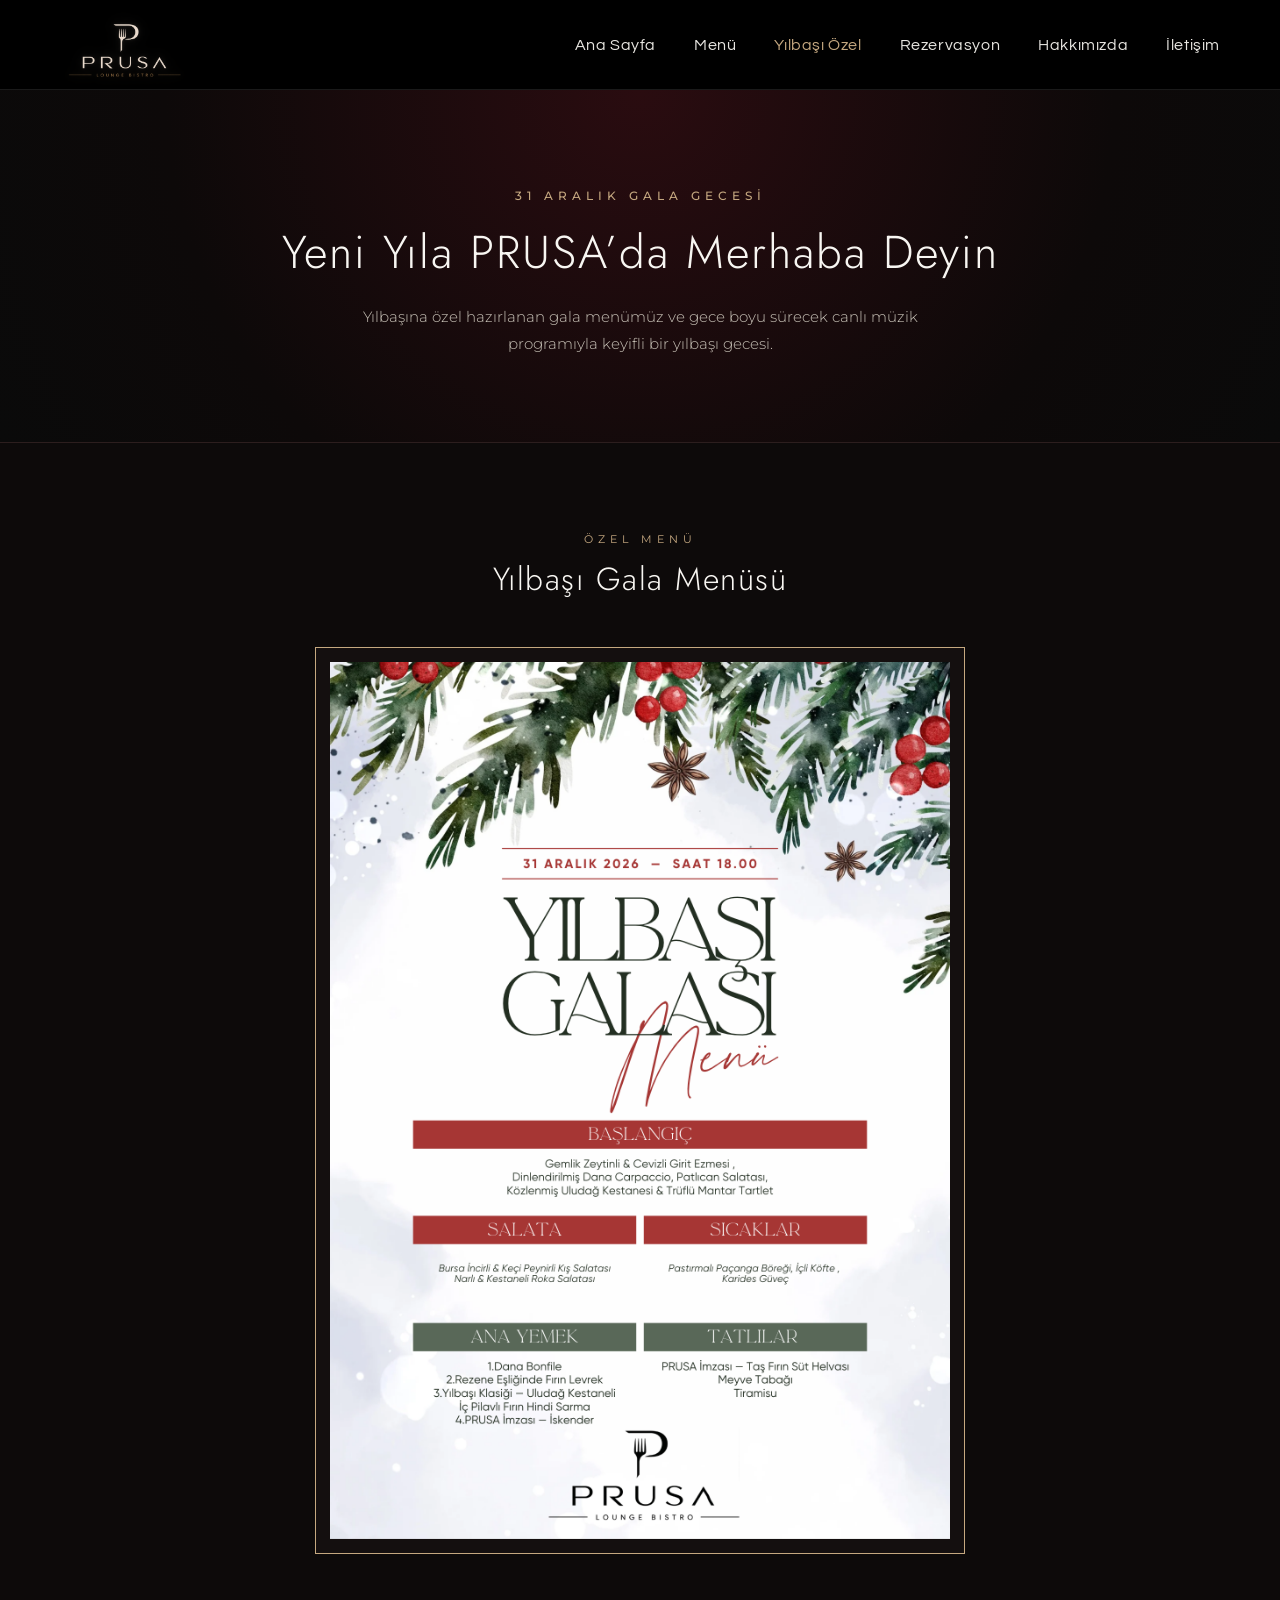
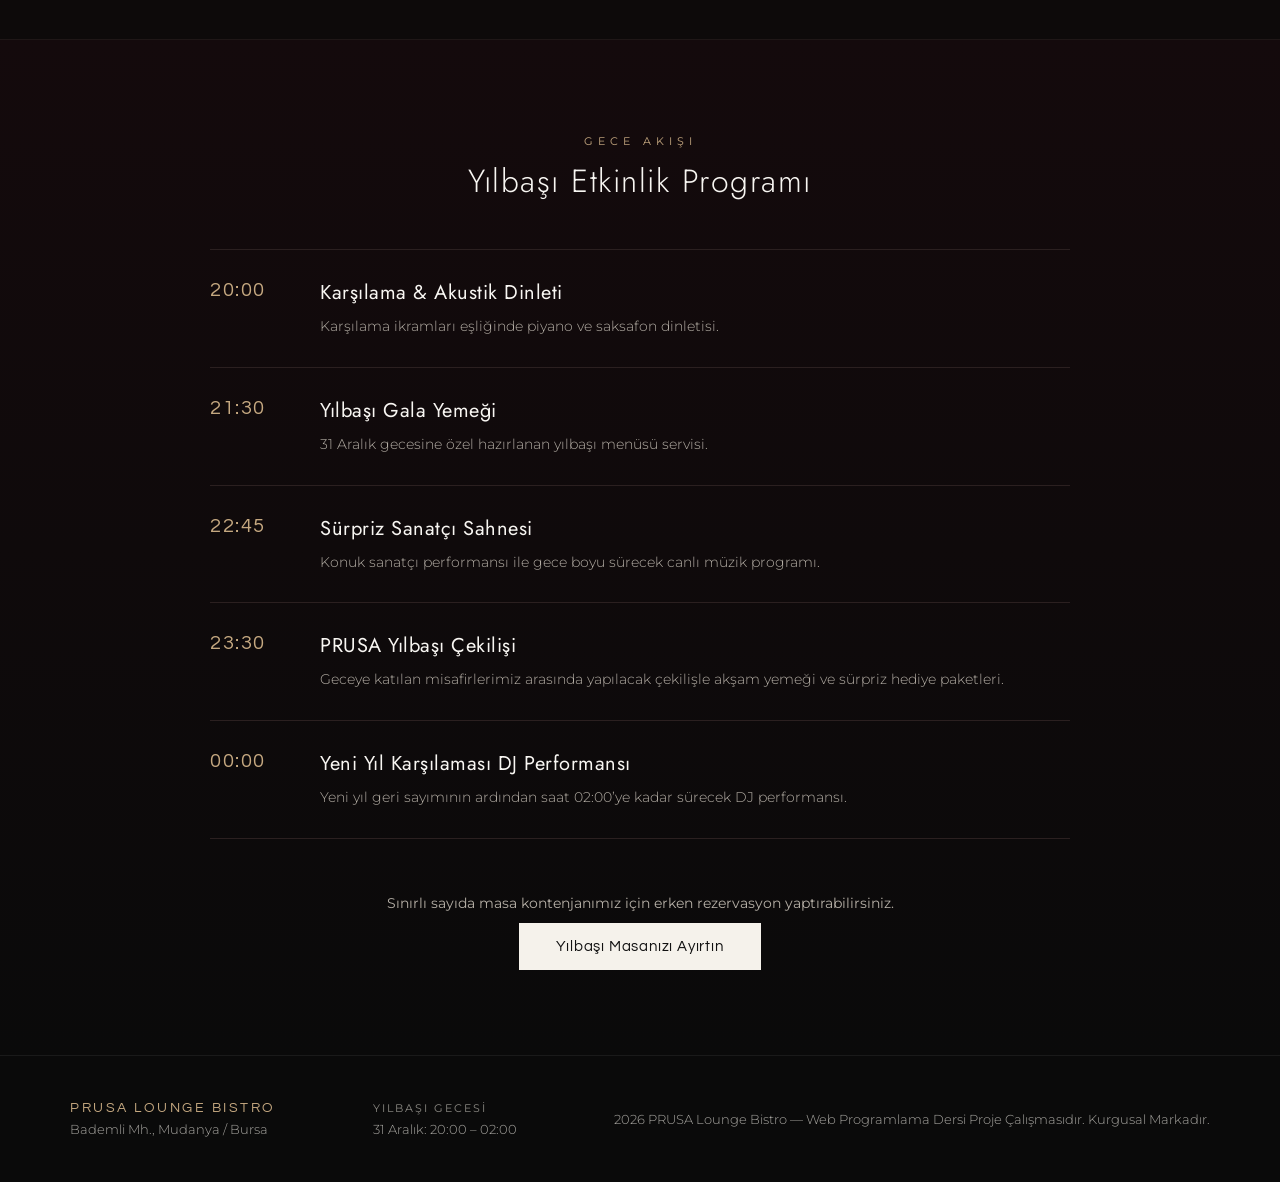
<file: yilbasi.html>
<!DOCTYPE html> <!-- Tarayiciya html5 oldugunu bildirme -->
<html>
<head>
    <meta charset="UTF-8"> <!-- Turkce karakterler bozulmasin -->
    <meta name="viewport" content="width=device-width, initial-scale=1.0"> <!-- ekran ölçekleme -->
    <title>Yılbaşı Özel | PRUSA Lounge & Bistro</title>
    <link href="https://fonts.googleapis.com/css2?family=Jost:wght@300;400;500&family=Montserrat:wght@300;400;500;600&family=Questrial&display=swap" rel="stylesheet">
    <link rel="stylesheet" href="css/style.css"> <!-- css dosya bağlama -->
</head>
<body>


    <!-- Ust menu alani -->
    <nav class="ust-menu">
        <a href="index.html" class="logo-link"> <!-- logoya basınca ana sayfa -->
            <img src="images/logop.png" alt="PRUSA Lounge & Bistro">
        </a>

        <ul class="menu-linkleri">
            <li><a href="index.html">Ana Sayfa</a></li>
            <li><a href="menu.html">Menü</a></li>
            <li><a href="yilbasi.html" class="aktif">Yılbaşı Özel</a></li> <!-- şuan bu sayfa -->
            <li><a href="rezervasyon.html">Rezervasyon</a></li>
            <li><a href="hakkimizda.html">Hakkımızda</a></li>
            <li><a href="iletisim.html">İletişim</a></li>
        </ul>
    </nav>

    <!-- yılbaşı özel başlık -->
    <header class="yilbasi-baslik"> <!-- borda geçişli kısım -->
        <span class="yilbasi-etiket">31 ARALIK GALA GECESİ</span>
        <h1>Yeni Yıla PRUSA’da Merhaba Deyin</h1>
        <p>Yılbaşına özel hazırlanan gala menümüz ve gece boyu sürecek canlı müzik programıyla keyifli bir yılbaşı gecesi.</p>
    </header>

    <!-- yılbaşı menü tasarım fotosu -->
    <section class="yilbasi-menu-bolumu"> <!-- görselin oldugu yer -->
        <div class="yilbasi-kutu"> <!-- fotonun kutusu -->
            <div class="yilbasi-bolum-baslik">
                <span>ÖZEL MENÜ</span>
                <h2>Yılbaşı Gala Menüsü</h2>
            </div>

            <div class="yilbasi-afis-cerceve"> <!-- tasarımın çercevesi -->
                <img src="images/yilbasimenu.png" alt="PRUSA Yılbaşı Özel Gala Menüsü">
            </div>
        </div>
    </section>

    <!-- gecenin planı -->
    <section class="yilbasi-etkinlik-bolumu"> <!-- gecenin planı arka plan --> 
        <div class="yilbasi-kutu">
            <div class="yilbasi-bolum-baslik">
                <span>GECE AKIŞI</span>
                <h2>Yılbaşı Etkinlik Programı</h2>
            </div>

            <!-- Saat saat etkinlik akisi -->
            <div class="etkinlik-listesi"> <!-- tüm saat satırlarını alt alta -->
                <div class="etkinlik-satir">
                    <span class="etkinlik-saat">20:00</span>
                    <div class="etkinlik-bilgi">
                        <h3>Karşılama &amp; Akustik Dinleti</h3>
                        <p>Karşılama ikramları eşliğinde piyano ve saksafon dinletisi.</p>
                    </div>
                </div>
            <!-- Yemek servisi -->
                <div class="etkinlik-satir">
                    <span class="etkinlik-saat">21:30</span>
                    <div class="etkinlik-bilgi">
                        <h3>Yılbaşı Gala Yemeği</h3>
                        <p>31 Aralık gecesine özel hazırlanan yılbaşı menüsü servisi.</p>
                    </div>
                </div>
            <!-- Canli muzik sahnesi -->
                <div class="etkinlik-satir">
                    <span class="etkinlik-saat">22:45</span>
                    <div class="etkinlik-bilgi">
                        <h3>Sürpriz Sanatçı Sahnesi</h3>
                        <p>Konuk sanatçı performansı ile gece boyu sürecek canlı müzik programı.</p>
                    </div>
                </div>
            <!-- Cekilis -->
                <div class="etkinlik-satir">
                    <span class="etkinlik-saat">23:30</span>
                    <div class="etkinlik-bilgi">
                        <h3>PRUSA Yılbaşı Çekilişi</h3>
                        <p>Geceye katılan misafirlerimiz arasında yapılacak çekilişle akşam yemeği ve sürpriz hediye paketleri.</p>
                    </div>
                </div>
            <!-- Gece sonrasi -->
                <div class="etkinlik-satir">
                    <span class="etkinlik-saat">00:00</span>
                    <div class="etkinlik-bilgi">
                        <h3>Yeni Yıl Karşılaması DJ Performansı</h3>
                        <p>Yeni yıl geri sayımının ardından saat 02:00’ye kadar sürecek DJ performansı.</p>
                    </div>
                </div>
            </div>

            <!-- Rezervasyon yonlendirme butonu -->
            <div class="yilbasi-alt-buton"> <!-- metin ve rezervasyon linkini ortala -->
                <p>Sınırlı sayıda masa kontenjanımız için erken rezervasyon yaptırabilirsiniz.</p>
                <a href="rezervasyon.html" class="altin-buton">Yılbaşı Masanızı Ayırtın</a>
            </div>
        </div>
    </section>

    <!-- Alt bilgi alani -->
    <footer class="alt-bilgi">
        <div class="alt-icerik"> <!-- yan yana sutun-->
            <div class="alt-marka">
                <span class="alt-baslik-marka">PRUSA LOUNGE BISTRO</span>
                <p>Bademli Mh., Mudanya / Bursa</p>
            </div>
            <div class="alt-saatler">
                <span>YILBAŞI GECESİ</span>
                <p>31 Aralık: 20:00 – 02:00</p>
            </div>
            <div class="alt-telif">
                <p>2026 PRUSA Lounge Bistro — Web Programlama Dersi Proje Çalışmasıdır. Kurgusal Markadır.</p>
            </div>
        </div>
    </footer>

</body>
</html>
</file>
<file: css/style.css>
/* Genel sayfa sifirlama ve varsayilan yazi tipi ayarlari */
* {
    margin: 0;
    padding: 0;
    box-sizing: border-box;
    font-family: 'Montserrat', 'Helvetica Neue', Arial, sans-serif; /* genel yazi tipi ve yedek fontlar */
}

html, body {
    background-color: #0a0a0a;
    color: #ffffff;
    overflow-x: hidden; /* yatay tasmayi engeller */
}

/* üst menü */
.ust-menu {
    background-color: #000000; /* siyah arka plan */
    height: 90px; /* menü yüksekliği */
    padding: 0 60px; /* sağ ve soldan iç boşluk */
    display: flex; /* Logo ve linkleri yan yana */
    align-items: center; /* dikey ortala */
    justify-content: space-between; /* logo sola linkler sağa */
    border-bottom: 1px solid #1a1a1a; /* alt kısma ince çizgi */
}

.logo-link img {
    height: 85px;
    width: auto;
    display: block;
}

.menu-linkleri {
    list-style: none;
    display: flex; /* linkleri yan yana dizer */
    gap: 38px;
}

.menu-linkleri a {
    font-family: 'Questrial', sans-serif;
    text-decoration: none; /* alt cizgiyi kaldir */
    color: #e8e6e1;
    font-size: 16px;
    letter-spacing: 0.6px;
    font-weight: 400;
    transition: color 0.3s ease;
}

.menu-linkleri a:hover,
.menu-linkleri a.aktif {
    color: #c5a880; /* aktif veya uzerine gelinen link altin rengi */
}

/* --- ANA SAYFA KARSILAMA EKRANI --- */
.karsilama-alani {
    position: relative;
    height: calc(100vh - 90px); /* tam ekran yukseklik eksi ust menu */
    background-image: url('../images/anafoto.png');
    background-size: cover;
    background-position: center;
    display: flex;
    align-items: center;
    justify-content: center;
    text-align: center;
    padding: 0 20px;
}

/* arka plan fotosunu hafif karartma */
.karartma-katmani {
    position: absolute;
    inset: 0;
    background: linear-gradient(
        to bottom,
        rgba(0, 0, 0, 0.55) 0%,
        rgba(0, 0, 0, 0.42) 50%,
        rgba(0, 0, 0, 0.78) 100%
    );
    z-index: 1;
}

.karsilama-icerik {
    position: relative;
    z-index: 2; /* yazilar karartmanin ustunde kalsin */
    max-width: 850px;
}

.alt-baslik {
    display: inline-block;
    color: #c5a880;
    font-size: 13px;
    letter-spacing: 6px;
    margin-bottom: 18px;
    font-weight: 400;
}

.karsilama-icerik h1 {
    font-family: 'Jost', sans-serif;
    font-size: 50px;
    font-weight: 300;
    line-height: 1.25;
    margin-bottom: 38px;
    letter-spacing: 2px;
    color: #f8f6f2;
}

.karsilama-butonlar {
    display: flex;
    gap: 20px;
    justify-content: center;
}

/* Fildisi Beyazi Buton */
.altin-buton {
    font-family: 'Questrial', sans-serif;
    background-color: #f5f2eb;
    color: #111111;
    padding: 15px 36px;
    text-decoration: none;
    font-size: 15px;
    font-weight: 400;
    letter-spacing: 0.8px;
    border: 1px solid #f5f2eb;
    transition: all 0.3s ease;
}

.altin-buton:hover {
    background-color: transparent;
    color: #f5f2eb;
}

/* Ince Cerceveli Buton */
.cerceve-buton {
    font-family: 'Questrial', sans-serif;
    background-color: rgba(0, 0, 0, 0.3);
    color: #f5f2eb;
    padding: 15px 36px;
    text-decoration: none;
    font-size: 15px;
    font-weight: 400;
    letter-spacing: 0.8px;
    border: 1px solid rgba(245, 242, 235, 0.55);
    transition: all 0.3s ease;
}

.cerceve-buton:hover {
    background-color: #f5f2eb;
    color: #111111;
    border-color: #f5f2eb;
}

/* --- MUTFAK FELSEFESI VE HAKKIMIZDA BOLUMU --- */
.hakkimizda-onizleme {
    background-color: #f7f5f0;
    padding: 110px 60px;
}

.hakkimizda-kutu {
    max-width: 1100px;
    margin: 0 auto;
    display: flex; /* yazi ve foto yan yana */
    align-items: center;
    justify-content: space-between;
    gap: 80px;
}

.hakkimizda-yazi {
    flex: 1.1;
}

.bolum-etiketi {
    display: inline-block;
    color: #9c7a4c;
    font-size: 12px;
    letter-spacing: 5px;
    margin-bottom: 16px;
    font-weight: 500;
}

.hakkimizda-yazi h2 {
    font-family: 'Jost', sans-serif;
    font-size: 38px;
    font-weight: 400;
    line-height: 1.3;
    color: #181818;
    margin-bottom: 24px;
    letter-spacing: 0.8px;
}

.hakkimizda-yazi p {
    font-size: 15px;
    line-height: 1.85;
    color: #55534e;
    font-weight: 400;
    margin-bottom: 18px;
}

.metin-linki {
    display: inline-block;
    margin-top: 12px;
    font-family: 'Questrial', sans-serif;
    color: #181818;
    text-decoration: none;
    font-size: 15px;
    letter-spacing: 0.8px;
    padding-bottom: 5px;
    border-bottom: 1px solid #9c7a4c;
    transition: color 0.3s ease;
}

.metin-linki:hover {
    color: #9c7a4c;
}

.hakkimizda-resim {
    flex: 0.9;
}

.hakkimizda-resim img {
    width: 100%;
    height: 580px;
    object-fit: cover; /* fotoyu bozmadan kutuya sigdirir */
    display: block;
}

/* --- ARA ATMOSFER VIDEOSU --- */
.atmosfer-alani {
    position: relative;
    height: 480px;
    overflow: hidden;
    display: flex;
    align-items: center;
    justify-content: center;
    text-align: center;
    padding: 0 20px;
}

.atmosfer-video {
    position: absolute;
    inset: 0;
    width: 100%;
    height: 100%;
    object-fit: cover;
    z-index: 0;
}

.atmosfer-karartma {
    position: absolute;
    inset: 0;
    background-color: rgba(0, 0, 0, 0.50);
    z-index: 1;
}

.atmosfer-icerik {
    position: relative;
    z-index: 2;
    max-width: 750px;
}

.atmosfer-icerik span {
    display: inline-block;
    color: #c5a880;
    font-size: 12px;
    letter-spacing: 5px;
    margin-bottom: 14px;
    font-weight: 500;
}

.atmosfer-icerik h2 {
    font-family: 'Jost', sans-serif;
    font-size: 38px;
    font-weight: 300;
    color: #f8f6f2;
    letter-spacing: 1.5px;
    line-height: 1.35;
}

/* --- ILETISIM VE REZERVASYON FORM ALANI --- */
.iletisim-bolumu {
    background-color: #f7f5f0;
    padding: 100px 40px 110px;
    color: #181818;
}

.iletisim-kutu {
    max-width: 760px;
    margin: 0 auto;
    text-align: center;
}

.iletisim-kutu h2 {
    font-family: 'Jost', sans-serif;
    font-size: 40px;
    font-weight: 300;
    color: #2b2a27;
    letter-spacing: 1px;
    margin-bottom: 14px;
}

.iletisim-bilgi {
    font-family: 'Questrial', sans-serif;
    font-size: 13px;
    letter-spacing: 2.5px;
    color: #6b6860;
    margin-bottom: 24px;
}

.iletisim-cizgi {
    width: 55px;
    height: 1px;
    background-color: #b5a998;
    margin: 0 auto 24px;
}

.iletisim-aciklama {
    font-size: 14px;
    line-height: 1.8;
    color: #6b6860;
    max-width: 540px;
    margin: 0 auto 48px;
    font-weight: 400;
}

.iletisim-formu {
    text-align: left;
}

.form-satir {
    display: flex; /* form kutularini yan yana dizer */
    gap: 22px;
    margin-bottom: 22px;
}

.form-grup {
    flex: 1;
    display: flex;
    flex-direction: column;
}

.form-grup label {
    font-family: 'Questrial', sans-serif;
    font-size: 13px;
    color: #4a4843;
    margin-bottom: 8px;
    letter-spacing: 0.4px;
}

/* form input, secim ve mesaj kutulari */
.form-grup input,
.form-grup select,
.form-grup textarea {
    width: 100%;
    background-color: transparent;
    border: 1px solid #c8c3b8;
    padding: 12px 14px;
    font-size: 14px;
    color: #181818;
    outline: none;
    transition: border-color 0.3s ease;
    resize: vertical;
}

.form-grup input:focus,
.form-grup select:focus,
.form-grup textarea:focus {
    border-color: #9c7a4c; /* kutuya tiklaninca kenarlik altin rengi */
}

.form-alt-satir {
    align-items: flex-start;
    margin-bottom: 0;
}

.form-buton-alani {
    padding-top: 23px;
}

.gonder-butonu {
    width: 100%;
    height: 44px;
    background-color: #636059;
    color: #f7f5f0;
    border: none;
    font-family: 'Questrial', sans-serif;
    font-size: 14px;
    letter-spacing: 1px;
    cursor: pointer;
    transition: background-color 0.3s ease;
}

.gonder-butonu:hover {
    background-color: #181818;
}

/* --- ALT BILGI (FOOTER) --- */
.alt-bilgi {
    background-color: #0a0a0a;
    border-top: 1px solid #1a1a1a;
    padding: 45px 60px;
}

.alt-icerik {
    max-width: 1140px;
    margin: 0 auto;
    display: flex;
    align-items: center;
    justify-content: space-between;
    flex-wrap: wrap;
    gap: 20px;
}

.alt-baslik-marka {
    display: block;
    font-family: 'Questrial', sans-serif;
    color: #c5a880;
    font-size: 14px;
    letter-spacing: 2.5px;
    margin-bottom: 6px;
}

.alt-saatler span {
    display: block;
    font-size: 11px;
    letter-spacing: 2px;
    color: #8c8a84;
    margin-bottom: 6px;
}

.alt-icerik p {
    font-size: 13px;
    color: #a8a6a1;
    font-weight: 300;
}

/* --- ALT SAYFA UST BASLIK ALANI --- */
.sayfa-baslik {
    background-color: #0a0a0a;
    padding: 85px 20px 75px;
    text-align: center;
    border-bottom: 1px solid #1a1a1a;
}

.sayfa-baslik span {
    display: inline-block;
    color: #c5a880;
    font-size: 12px;
    letter-spacing: 5px;
    margin-bottom: 14px;
    font-weight: 400;
}

.sayfa-baslik h1 {
    font-family: 'Jost', sans-serif;
    font-size: 44px;
    font-weight: 300;
    color: #f8f6f2;
    letter-spacing: 2px;
}

.sayfa-baslik p {
    font-size: 14px;
    color: #a8a6a1;
    margin-top: 14px;
    font-weight: 300;
}

/* --- MENU SAYFASI STILLERI --- */
.menu-bolumu {
    background-color: #f7f5f0;
    padding: 90px 40px 110px;
    color: #181818;
}

.menu-kutu {
    max-width: 820px;
    margin: 0 auto;
}

.menu-kategori {
    margin-bottom: 85px;
}

.menu-kategori:last-child {
    margin-bottom: 0;
}

.kategori-baslik {
    text-align: center;
    margin-bottom: 45px;
}

.kategori-baslik h2 {
    font-family: 'Jost', sans-serif;
    font-size: 30px;
    font-weight: 400;
    letter-spacing: 3px;
    color: #181818;
    margin-bottom: 10px;
}

.kategori-baslik p {
    font-size: 14px;
    color: #6b6860;
    font-weight: 400;
}

.menu-listesi {
    border-top: 1px solid #d6d1c7;
}

.menu-ogesi {
    padding: 24px 0;
    border-bottom: 1px solid #d6d1c7;
}

.menu-oge-ust {
    display: flex;
    justify-content: space-between;
    align-items: baseline;
    gap: 20px;
    margin-bottom: 8px;
}

.yemek-adi {
    font-family: 'Questrial', sans-serif;
    font-size: 16px;
    letter-spacing: 1px;
    color: #181818;
    font-weight: 400;
}

.yemek-aciklama {
    font-size: 14px;
    line-height: 1.7;
    color: #6b6860;
    max-width: 660px;
    font-weight: 400;
}

/* --- PRUSA FIX MENU KUTUSU --- */
.fiks-menu-kutu {
    margin-top: 0;
    margin-bottom: 85px;
    padding: 55px 45px;
    border: 1px solid #9c7a4c;
    background-color: #f2efe8;
    text-align: center;
}

.fiks-menu-kutu h2 {
    font-family: 'Jost', sans-serif;
    font-size: 28px;
    font-weight: 400;
    letter-spacing: 2px;
    color: #181818;
    margin-bottom: 10px;
}

.fiks-alt-baslik {
    font-size: 14px;
    color: #6b6860;
    margin-bottom: 34px;
}

.fiks-icerik {
    max-width: 640px;
    margin: 0 auto;
    border-top: 1px solid #d6d1c7;
    border-bottom: 1px solid #d6d1c7;
    padding: 24px 0;
}

.fiks-icerik p {
    font-size: 14px;
    color: #3a3834;
    line-height: 2.2;
}

.fiks-icerik strong {
    font-family: 'Questrial', sans-serif;
    color: #9c7a4c;
    font-weight: 400;
    letter-spacing: 0.5px;
}

/* --- YILBASI OZEL SAYFASI & KAR EFEKTI --- */
#kar-alani {
    position: fixed;
    top: 0;
    left: 0;
    width: 100%;
    height: 100%;
    pointer-events: none; /* alttaki linklere tiklamayi engellemez */
    z-index: 9999;
}

.yilbasi-baslik {
    background: radial-gradient(circle at top, #2a0c10 0%, #0d0909 65%, #0a0a0a 100%);
    padding: 95px 20px 85px;
    text-align: center;
    border-bottom: 1px solid #2c1e1e;
}

.yilbasi-etiket {
    display: inline-block;
    color: #c5a880;
    font-size: 12px;
    letter-spacing: 5px;
    margin-bottom: 16px;
    font-weight: 500;
}

.yilbasi-baslik h1 {
    font-family: 'Jost', sans-serif;
    font-size: 46px;
    font-weight: 300;
    color: #f8f6f2;
    letter-spacing: 2px;
    margin-bottom: 18px;
}

.yilbasi-baslik p {
    font-size: 15px;
    color: #c9c3b8;
    max-width: 620px;
    margin: 0 auto;
    line-height: 1.8;
    font-weight: 300;
}

.yilbasi-kutu {
    max-width: 860px;
    margin: 0 auto;
}

.yilbasi-bolum-baslik {
    text-align: center;
    margin-bottom: 45px;
}

.yilbasi-bolum-baslik span {
    display: inline-block;
    color: #c5a880;
    font-size: 11px;
    letter-spacing: 5px;
    margin-bottom: 10px;
}

.yilbasi-bolum-baslik h2 {
    font-family: 'Jost', sans-serif;
    font-size: 32px;
    font-weight: 300;
    color: #f8f6f2;
    letter-spacing: 1.5px;
}

/* Yilbasi Menu Afis Cercevesi */
.yilbasi-menu-bolumu {
    background-color: #0d0a0a;
    padding: 85px 20px;
    border-bottom: 1px solid #1f1717;
}

.yilbasi-afis-cerceve {
    max-width: 650px;
    margin: 0 auto;
    padding: 14px;
    border: 1px solid #c5a880;
    background-color: #140f0f;
}

.yilbasi-afis-cerceve img {
    width: 100%;
    height: auto;
    display: block;
}

/* Yilbasi Etkinlik Akisi */
.yilbasi-etkinlik-bolumu {
    background: linear-gradient(to bottom, #140a0c 0%, #0a0a0a 100%);
    padding: 90px 20px 100px;
}

.etkinlik-listesi {
    border-top: 1px solid #2b2020;
    margin-bottom: 55px;
}

.etkinlik-satir {
    display: flex; /* saat solda etkinlik aciklamasi sagda */
    align-items: flex-start;
    gap: 35px;
    padding: 28px 0;
    border-bottom: 1px solid #2b2020;
}

.etkinlik-saat {
    font-family: 'Questrial', sans-serif;
    font-size: 20px;
    color: #c5a880;
    letter-spacing: 1.5px;
    min-width: 75px;
    padding-top: 2px;
}

.etkinlik-bilgi h3 {
    font-family: 'Jost', sans-serif;
    font-size: 20px;
    font-weight: 400;
    color: #f8f6f2;
    margin-bottom: 8px;
    letter-spacing: 0.5px;
}

.etkinlik-bilgi p {
    font-size: 14px;
    color: #b5afa6;
    line-height: 1.7;
    font-weight: 300;
}

.yilbasi-alt-buton {
    text-align: center;
}

.yilbasi-alt-buton p {
    font-size: 14px;
    color: #b5afa6;
    margin-bottom: 24px;
}

/* --- MOBIL VE TABLET EKRAN UYUMLULUGU --- */
@media (max-width: 768px) {
    /* Ust menu logo ustte, linkler altta ortali */
    .ust-menu {
        height: auto;
        flex-direction: column;
        padding: 16px 15px 20px;
        gap: 14px;
    }

    .logo-link img {
        height: 64px;
    }

    .menu-linkleri {
        flex-wrap: wrap;
        justify-content: center;
        gap: 12px 18px;
    }

    .menu-linkleri a {
        font-size: 14px;
    }

    /* Ana sayfa karsilama ekrani */
    .karsilama-alani {
        height: auto;
        min-height: 78vh;
        padding: 70px 20px;
    }

    .alt-baslik {
        font-size: 11px;
        letter-spacing: 4px;
    }

    .karsilama-icerik h1 {
        font-size: 32px;
        letter-spacing: 1px;
        margin-bottom: 28px;
    }

    .karsilama-butonlar {
        flex-direction: column;
        align-items: stretch;
        max-width: 280px;
        margin: 0 auto;
        gap: 12px;
    }

    .altin-buton,
    .cerceve-buton {
        padding: 14px 24px;
        text-align: center;
    }

    /* Mutfak felsefesi ve hakkimizda bolumu alt alta */
    .hakkimizda-onizleme {
        padding: 60px 22px;
    }

    .hakkimizda-kutu {
        flex-direction: column;
        gap: 35px;
    }

    .hakkimizda-yazi h2 {
        font-size: 28px;
    }

    .hakkimizda-resim {
        width: 100%;
    }

    .hakkimizda-resim img {
        height: 360px;
    }

    /* Ara atmosfer videosu */
    .atmosfer-alani {
        height: 360px;
    }

    .atmosfer-icerik h2 {
        font-size: 26px;
    }

    /* Iletisim ve rezervasyon formu */
    .iletisim-bolumu {
        padding: 65px 20px 75px;
    }

    .iletisim-kutu h2 {
        font-size: 30px;
    }

    .iletisim-bilgi {
        font-size: 12px;
        letter-spacing: 1.5px;
        line-height: 1.7;
    }

    .form-satir {
        flex-direction: column;
        gap: 16px;
        margin-bottom: 16px;
    }

    .form-buton-alani {
        padding-top: 8px;
    }

    /* Alt sayfa basliklari ve menu sayfasi */
    .sayfa-baslik,
    .yilbasi-baslik {
        padding: 60px 20px 55px;
    }

    .sayfa-baslik h1,
    .yilbasi-baslik h1 {
        font-size: 32px;
    }

    .menu-bolumu {
        padding: 55px 20px 75px;
    }

    .fiks-menu-kutu {
        padding: 35px 20px;
        margin-bottom: 60px;
    }

    .fiks-menu-kutu h2 {
        font-size: 24px;
    }

    .menu-oge-ust {
        flex-direction: column;
        gap: 4px;
    }

    /* Yilbasi etkinlik satirlari */
    .etkinlik-satir {
        flex-direction: column;
        gap: 8px;
        padding: 22px 0;
    }

    /* Alt bilgi (Footer) */
    .alt-bilgi {
        padding: 35px 20px;
        text-align: center;
    }

    .alt-icerik {
        flex-direction: column;
        justify-content: center;
    }
}
</file>
